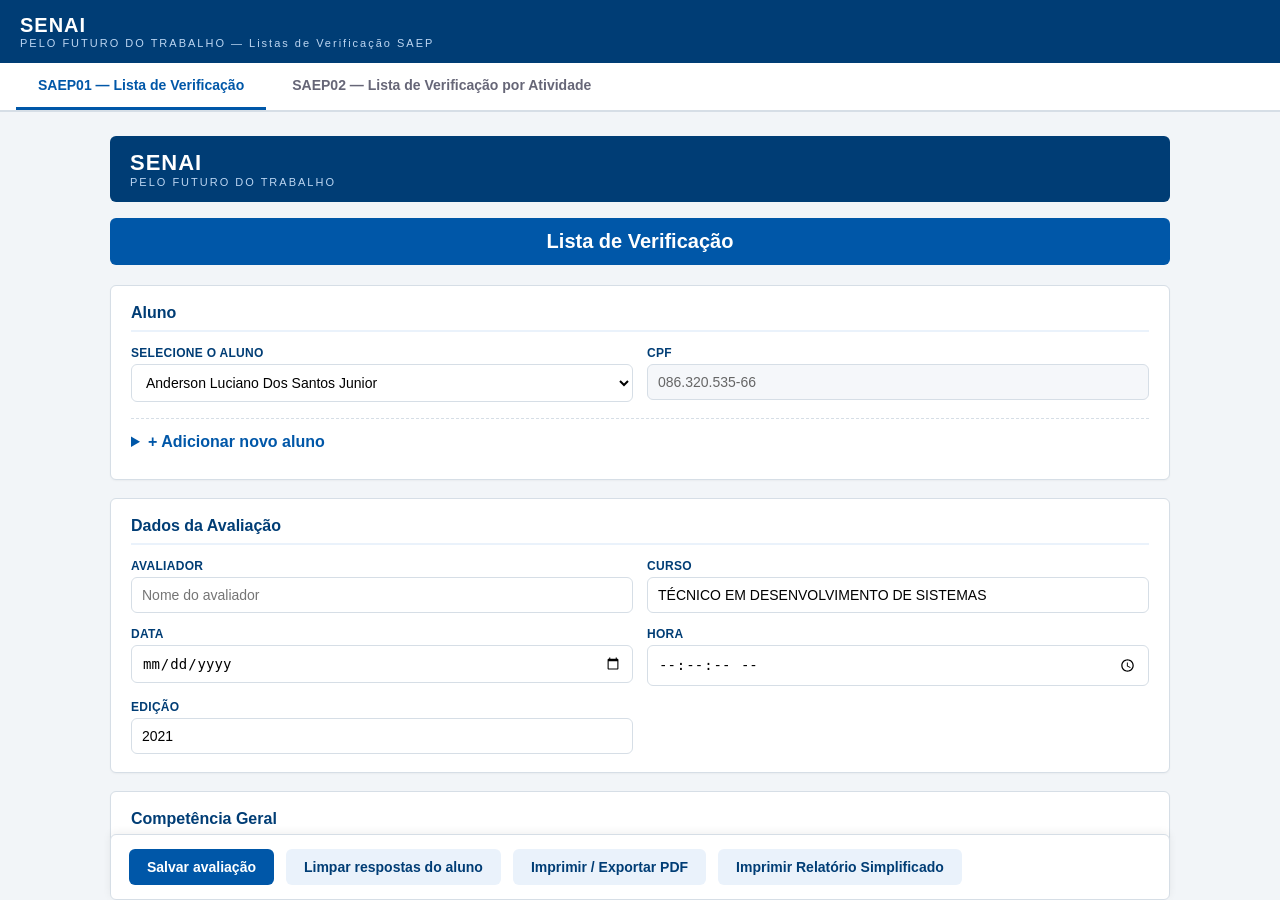
<file: formulario-saep/index.html>
<!DOCTYPE html>
<html lang="pt-BR">
<head>
<meta charset="UTF-8">
<meta name="viewport" content="width=device-width, initial-scale=1.0">
<title>Listas de Verificação SAEP</title>
<style>
  :root {
    --azul-senai: #0057a8;
    --azul-escuro: #003d75;
    --azul-claro: #eaf2fb;
    --cinza-borda: #d6dee6;
  }
  * { box-sizing: border-box; }
  html, body {
    margin: 0;
    height: 100%;
    font-family: "Segoe UI", Arial, Helvetica, sans-serif;
    background: #f2f5f8;
  }
  .app {
    display: flex;
    flex-direction: column;
    height: 100%;
  }
  .topbar {
    background: var(--azul-escuro);
    color: #fff;
    padding: 14px 20px;
  }
  .logo {
    font-size: 20px;
    font-weight: 700;
    letter-spacing: 1px;
  }
  .logo span {
    display: block;
    font-size: 11px;
    font-weight: 400;
    letter-spacing: 2px;
    color: #bcd6f2;
  }
  .abas {
    display: flex;
    gap: 4px;
    background: #fff;
    border-bottom: 2px solid var(--cinza-borda);
    padding: 0 16px;
  }
  .aba {
    border: none;
    background: transparent;
    padding: 14px 22px;
    font-size: 14px;
    font-weight: 700;
    color: #667;
    cursor: pointer;
    border-bottom: 3px solid transparent;
    transition: color 0.15s, border-color 0.15s;
  }
  .aba:hover {
    color: var(--azul-senai);
  }
  .aba.ativa {
    color: var(--azul-senai);
    border-bottom-color: var(--azul-senai);
  }
  .conteudo {
    flex: 1;
    position: relative;
  }
  .conteudo iframe {
    position: absolute;
    inset: 0;
    width: 100%;
    height: 100%;
    border: none;
    display: none;
  }
  .conteudo iframe.ativa {
    display: block;
  }
</style>
</head>
<body>

<div class="app">
  <header class="topbar">
    <div class="logo">SENAI<span>PELO FUTURO DO TRABALHO — Listas de Verificação SAEP</span></div>
  </header>

  <nav class="abas">
    <button type="button" class="aba ativa" data-alvo="frameSaep01">SAEP01 — Lista de Verificação</button>
    <button type="button" class="aba" data-alvo="frameSaep02">SAEP02 — Lista de Verificação por Atividade</button>
  </nav>

  <div class="conteudo">
    <iframe id="frameSaep01" class="ativa" src="saep01/index.html" title="SAEP01"></iframe>
    <iframe id="frameSaep02" src="saep02/index.html" title="SAEP02"></iframe>
  </div>
</div>

<script>
  const abas = document.querySelectorAll(".aba");
  const iframes = document.querySelectorAll(".conteudo iframe");

  abas.forEach(aba => {
    aba.addEventListener("click", () => {
      abas.forEach(a => a.classList.remove("ativa"));
      iframes.forEach(f => f.classList.remove("ativa"));
      aba.classList.add("ativa");
      document.getElementById(aba.dataset.alvo).classList.add("ativa");
    });
  });
</script>

</body>
</html>
</file>
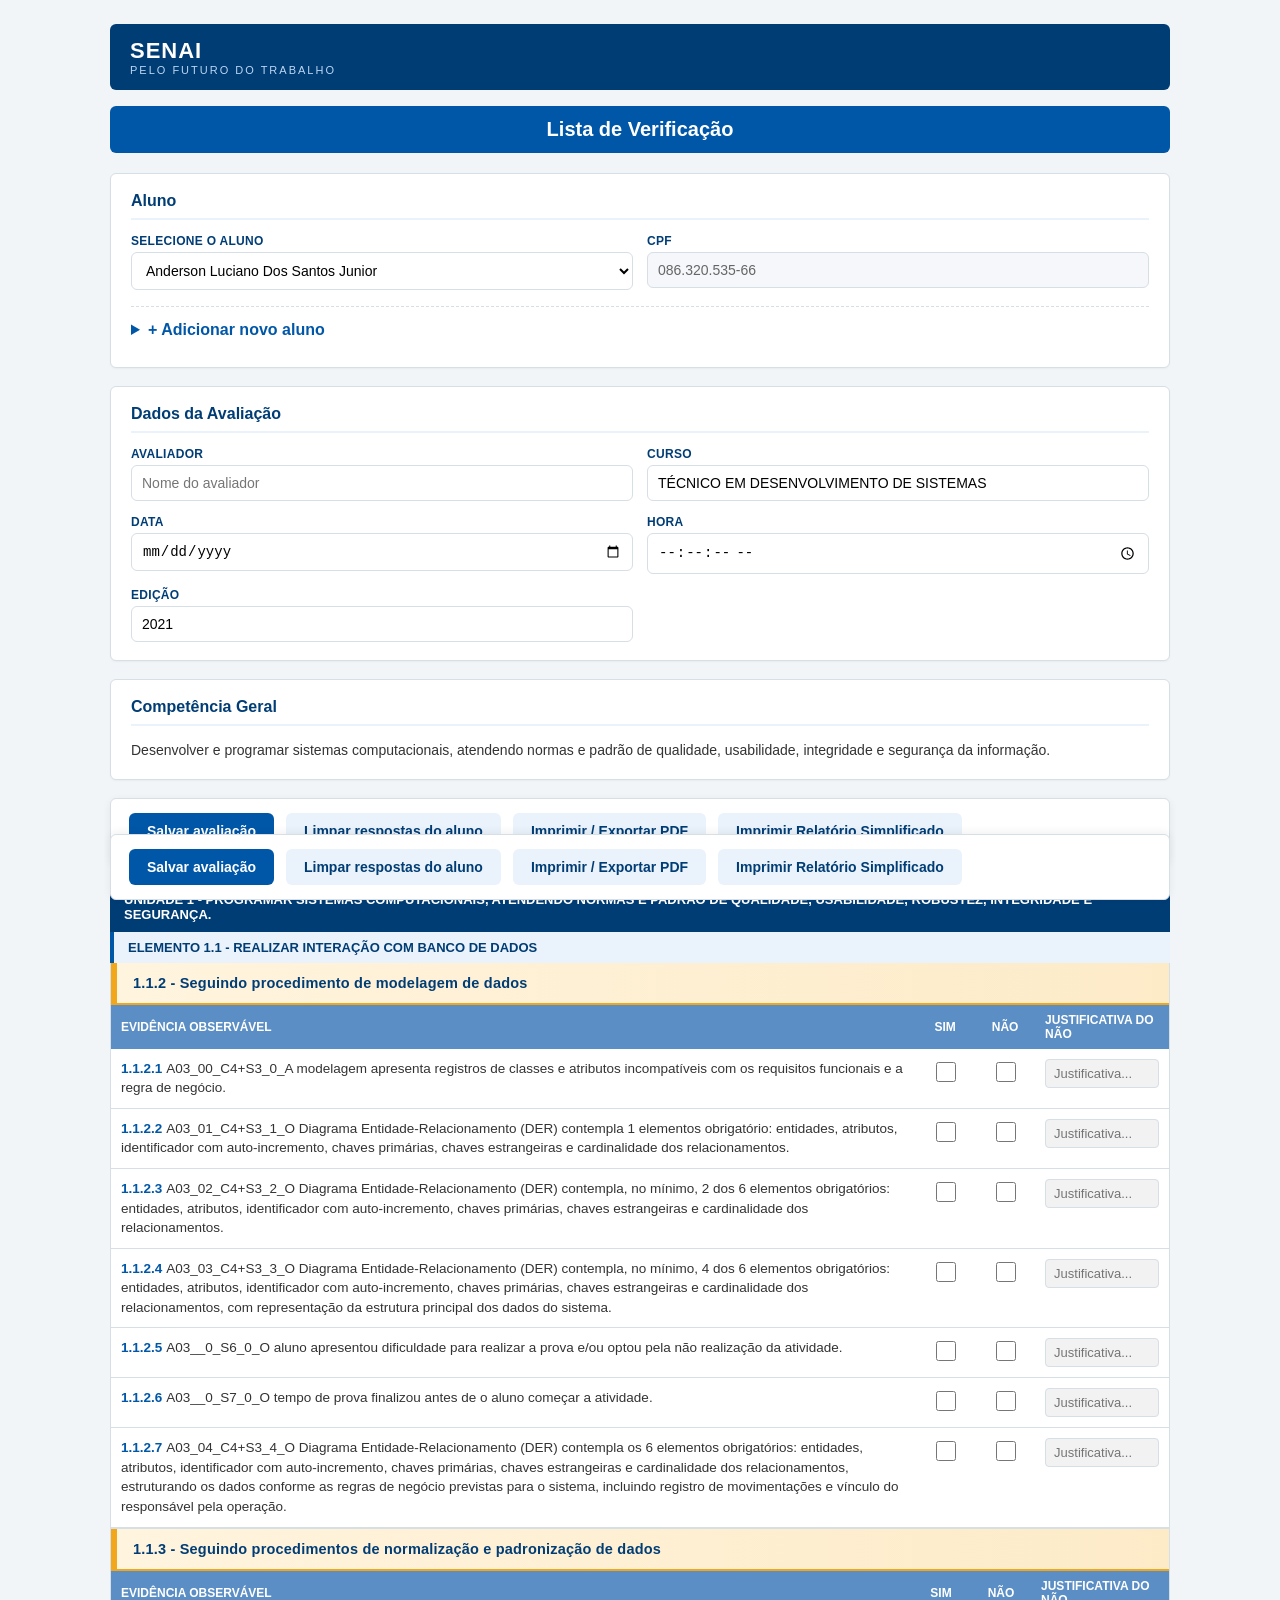
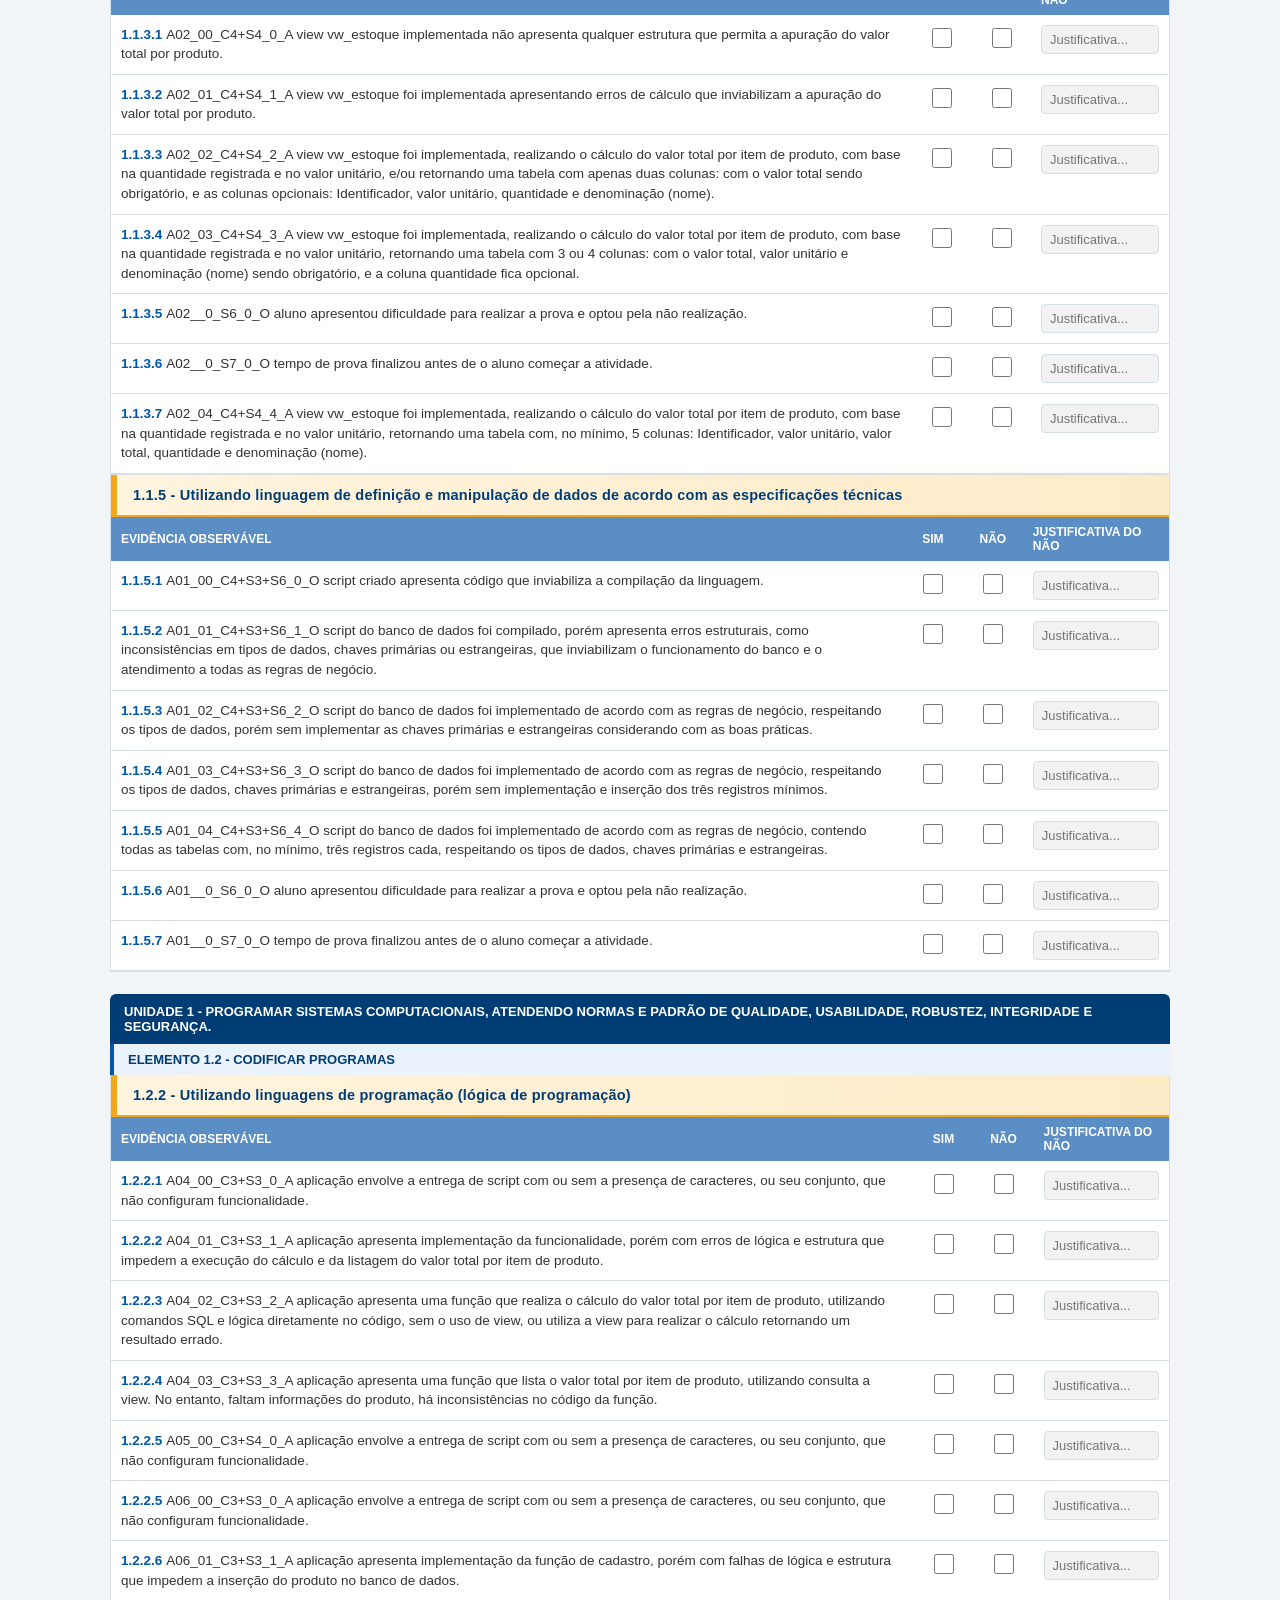
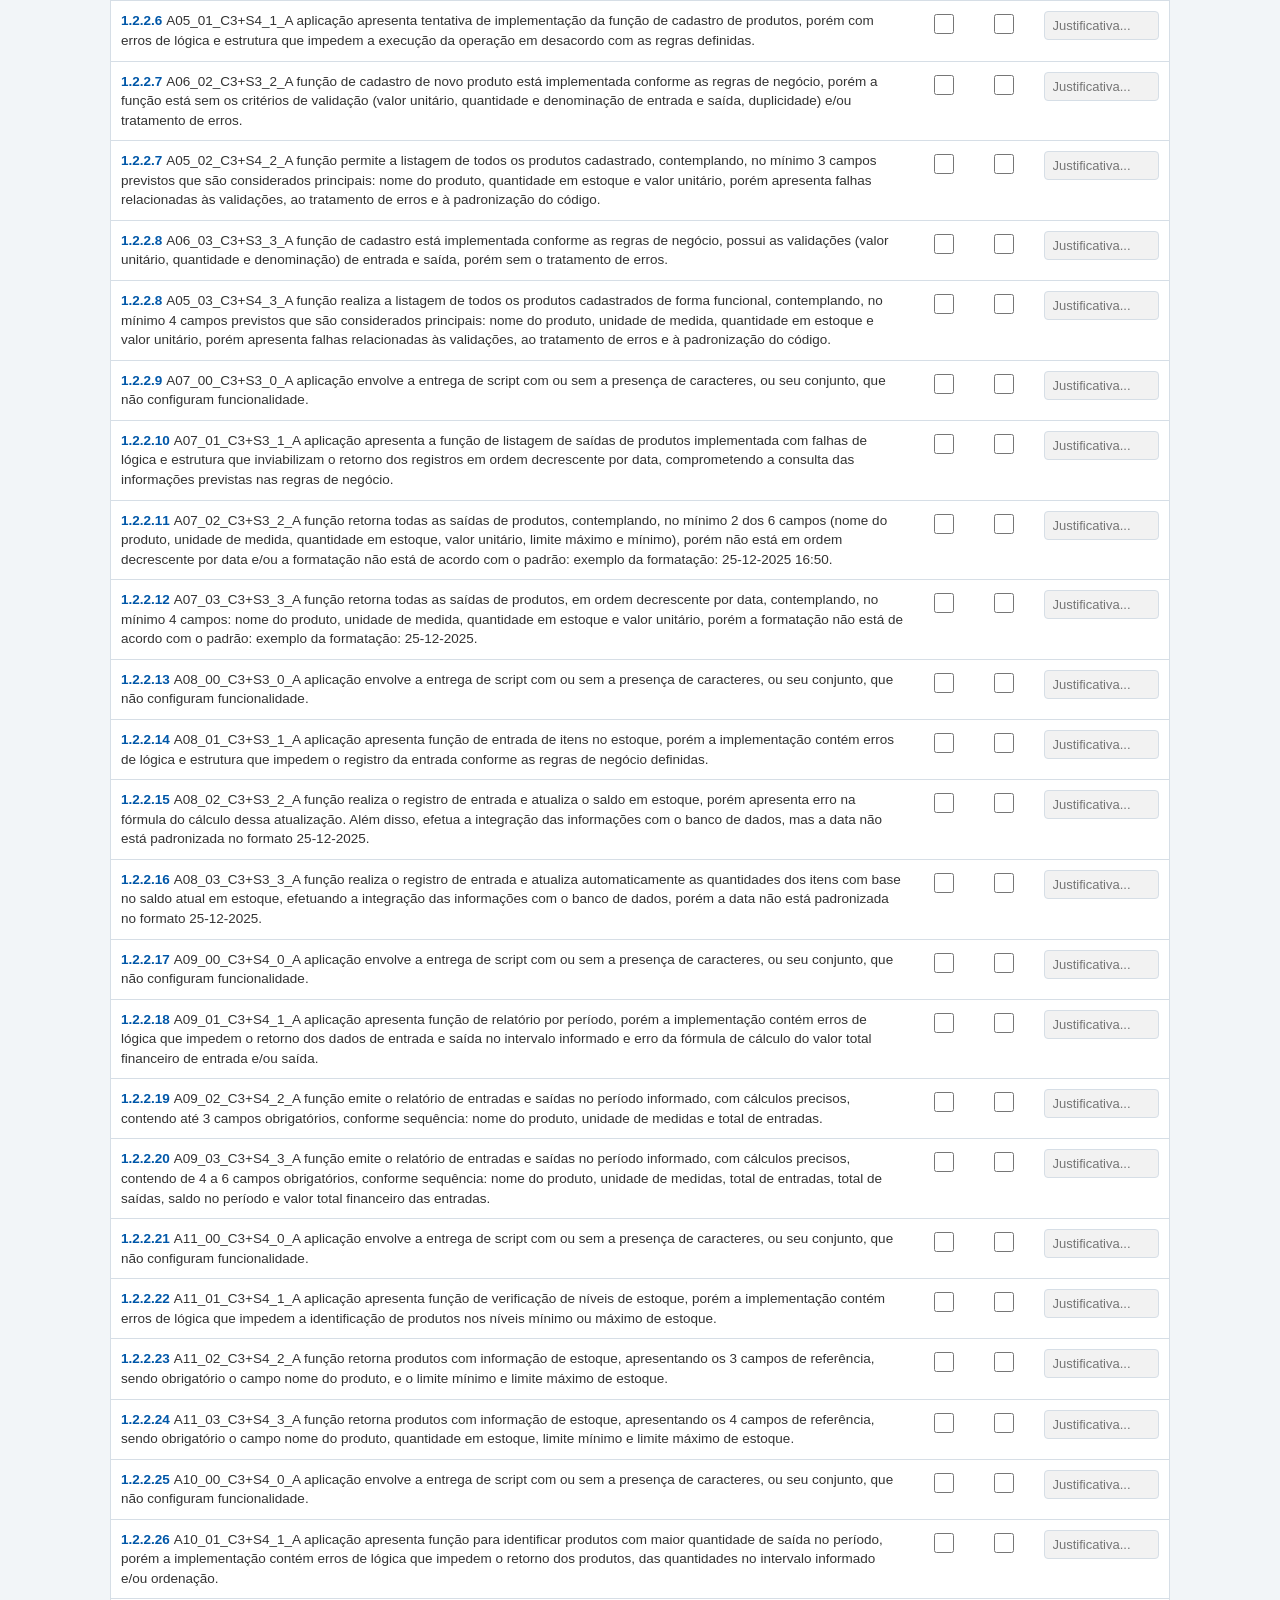
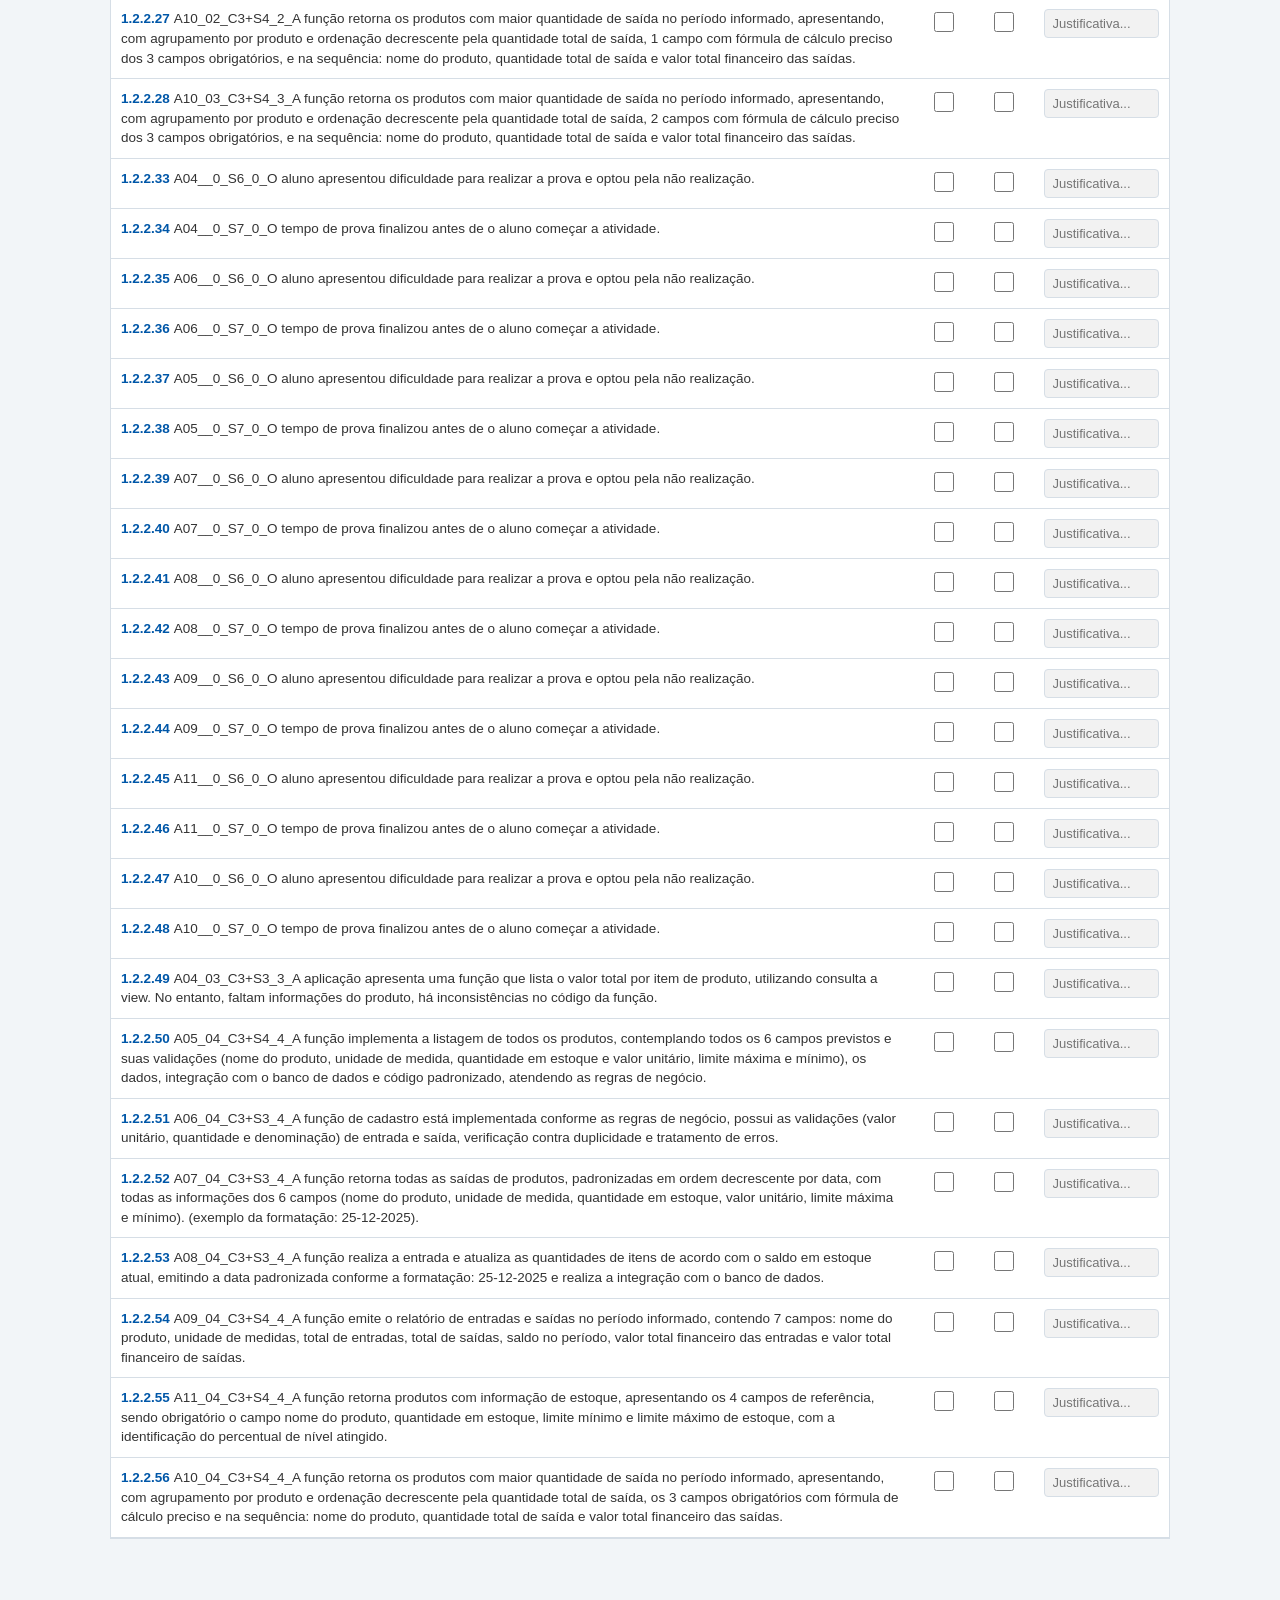
<file: formulario-saep/saep01/index.html>
<!DOCTYPE html>
<html lang="pt-BR">
<head>
<meta charset="UTF-8">
<meta name="viewport" content="width=device-width, initial-scale=1.0">
<title>Lista de Verificação - SAEP01</title>
<link rel="stylesheet" href="style.css">
</head>
<body>

<div class="page">

  <header class="topbar">
    <div class="logo">SENAI<span>PELO FUTURO DO TRABALHO</span></div>
  </header>

  <h1 class="titulo-principal">Lista de Verificação</h1>

  <section class="card">
    <h2>Aluno</h2>
    <div class="grid-2">
      <div class="campo">
        <label for="alunoSelect">Selecione o aluno</label>
        <select id="alunoSelect"></select>
      </div>
      <div class="campo">
        <label for="alunoCpf">CPF</label>
        <input type="text" id="alunoCpf" readonly placeholder="Selecione um aluno...">
      </div>
    </div>

    <details class="novo-aluno">
      <summary>+ Adicionar novo aluno</summary>
      <div class="grid-2">
        <div class="campo">
          <label for="novoAlunoNome">Nome do aluno</label>
          <input type="text" id="novoAlunoNome" placeholder="Ex: Maria da Silva">
        </div>
        <div class="campo">
          <label for="novoAlunoCpf">CPF</label>
          <input type="text" id="novoAlunoCpf" placeholder="000.000.000-00">
        </div>
      </div>
      <div class="acoes-inline">
        <button type="button" id="btnAddAluno" class="btn btn-secundario">Adicionar à lista</button>
        <button type="button" id="btnRemoveAluno" class="btn btn-perigo">Remover aluno selecionado</button>
      </div>
    </details>
  </section>

  <section class="card">
    <h2>Dados da Avaliação</h2>
    <div class="grid-2">
      <div class="campo">
        <label for="avaliador">Avaliador</label>
        <input type="text" id="avaliador" placeholder="Nome do avaliador">
      </div>
      <div class="campo">
        <label for="curso">Curso</label>
        <input type="text" id="curso" value="TÉCNICO EM DESENVOLVIMENTO DE SISTEMAS">
      </div>
      <div class="campo">
        <label for="dataAvaliacao">Data</label>
        <input type="date" id="dataAvaliacao">
      </div>
      <div class="campo">
        <label for="horaAvaliacao">Hora</label>
        <input type="time" id="horaAvaliacao" step="1">
      </div>
      <div class="campo">
        <label for="edicao">Edição</label>
        <input type="text" id="edicao" value="2021">
      </div>
    </div>
  </section>

  <section class="card">
    <h2>Competência Geral</h2>
    <p class="competencia-texto">
      Desenvolver e programar sistemas computacionais, atendendo normas e padrão de qualidade,
      usabilidade, integridade e segurança da informação.
    </p>
  </section>

  <div class="barra-acoes barra-acoes-topo">
    <button type="button" id="btnSalvarTopo" class="btn btn-primario">Salvar avaliação</button>
    <button type="button" id="btnLimparTopo" class="btn btn-secundario">Limpar respostas do aluno</button>
    <button type="button" id="btnImprimirTopo" class="btn btn-secundario">Imprimir / Exportar PDF</button>
    <button type="button" id="btnImprimirSimplesTopo" class="btn btn-secundario">Imprimir Relatório Simplificado</button>
    <span id="statusSalvoTopo" class="status-salvo"></span>
  </div>

  <div id="checklistContainer"></div>

  <div class="barra-acoes">
    <button type="button" id="btnSalvar" class="btn btn-primario">Salvar avaliação</button>
    <button type="button" id="btnLimpar" class="btn btn-secundario">Limpar respostas do aluno</button>
    <button type="button" id="btnImprimir" class="btn btn-secundario">Imprimir / Exportar PDF</button>
    <button type="button" id="btnImprimirSimples" class="btn btn-secundario">Imprimir Relatório Simplificado</button>
    <span id="statusSalvo" class="status-salvo"></span>
  </div>

</div>

<script src="script.js"></script>
</body>
</html>
</file>
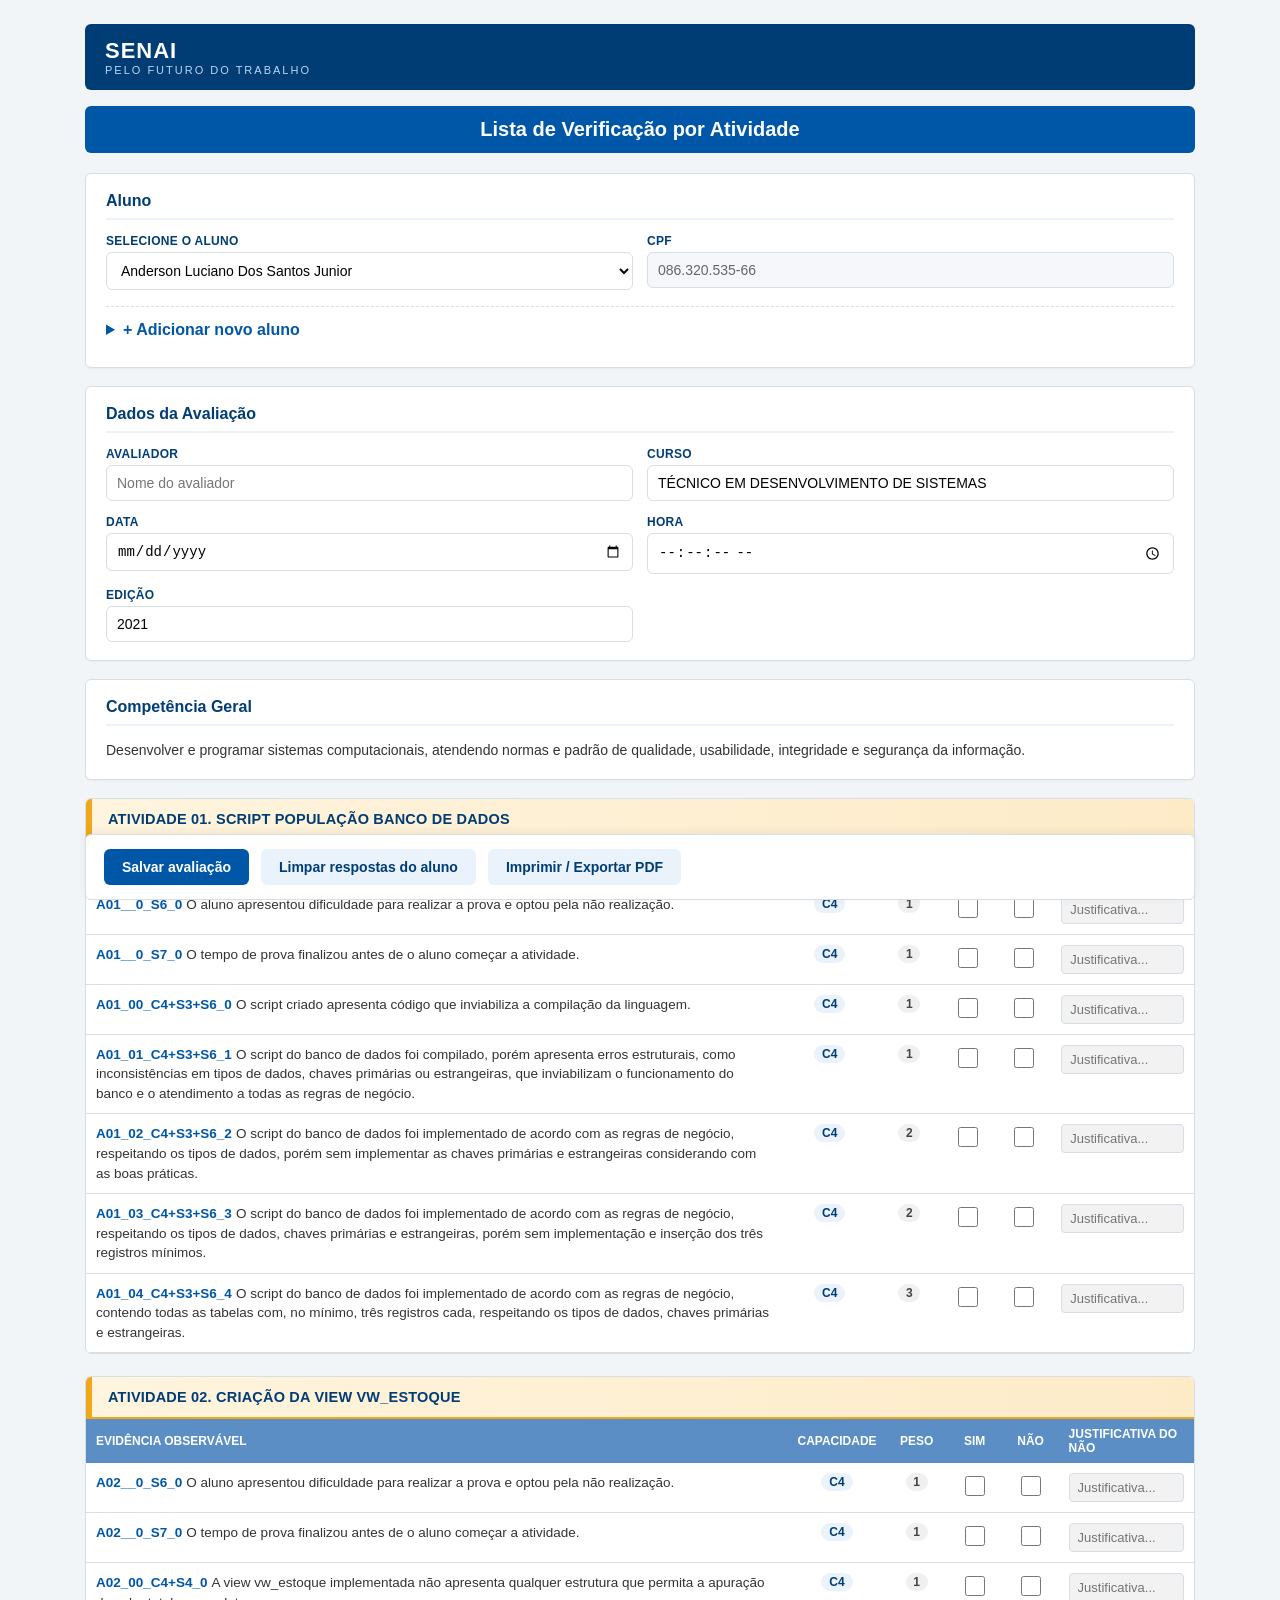
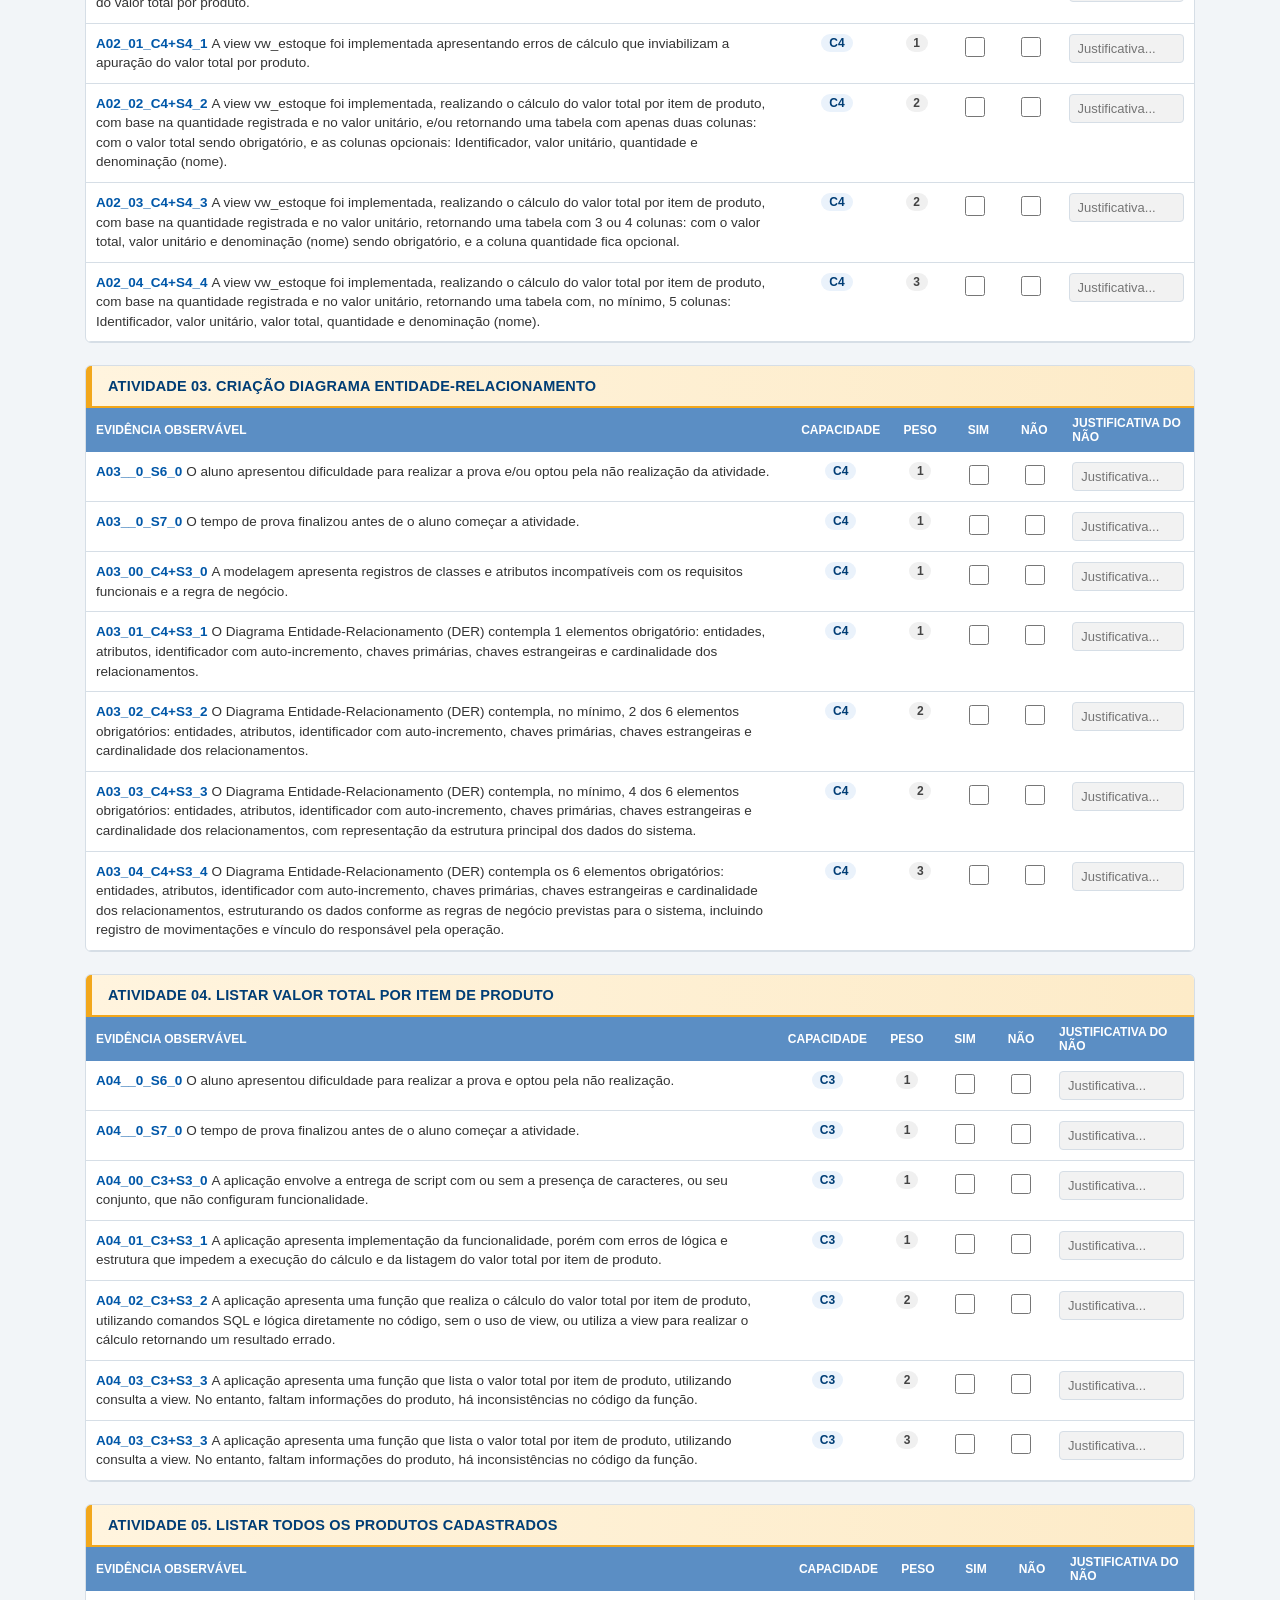
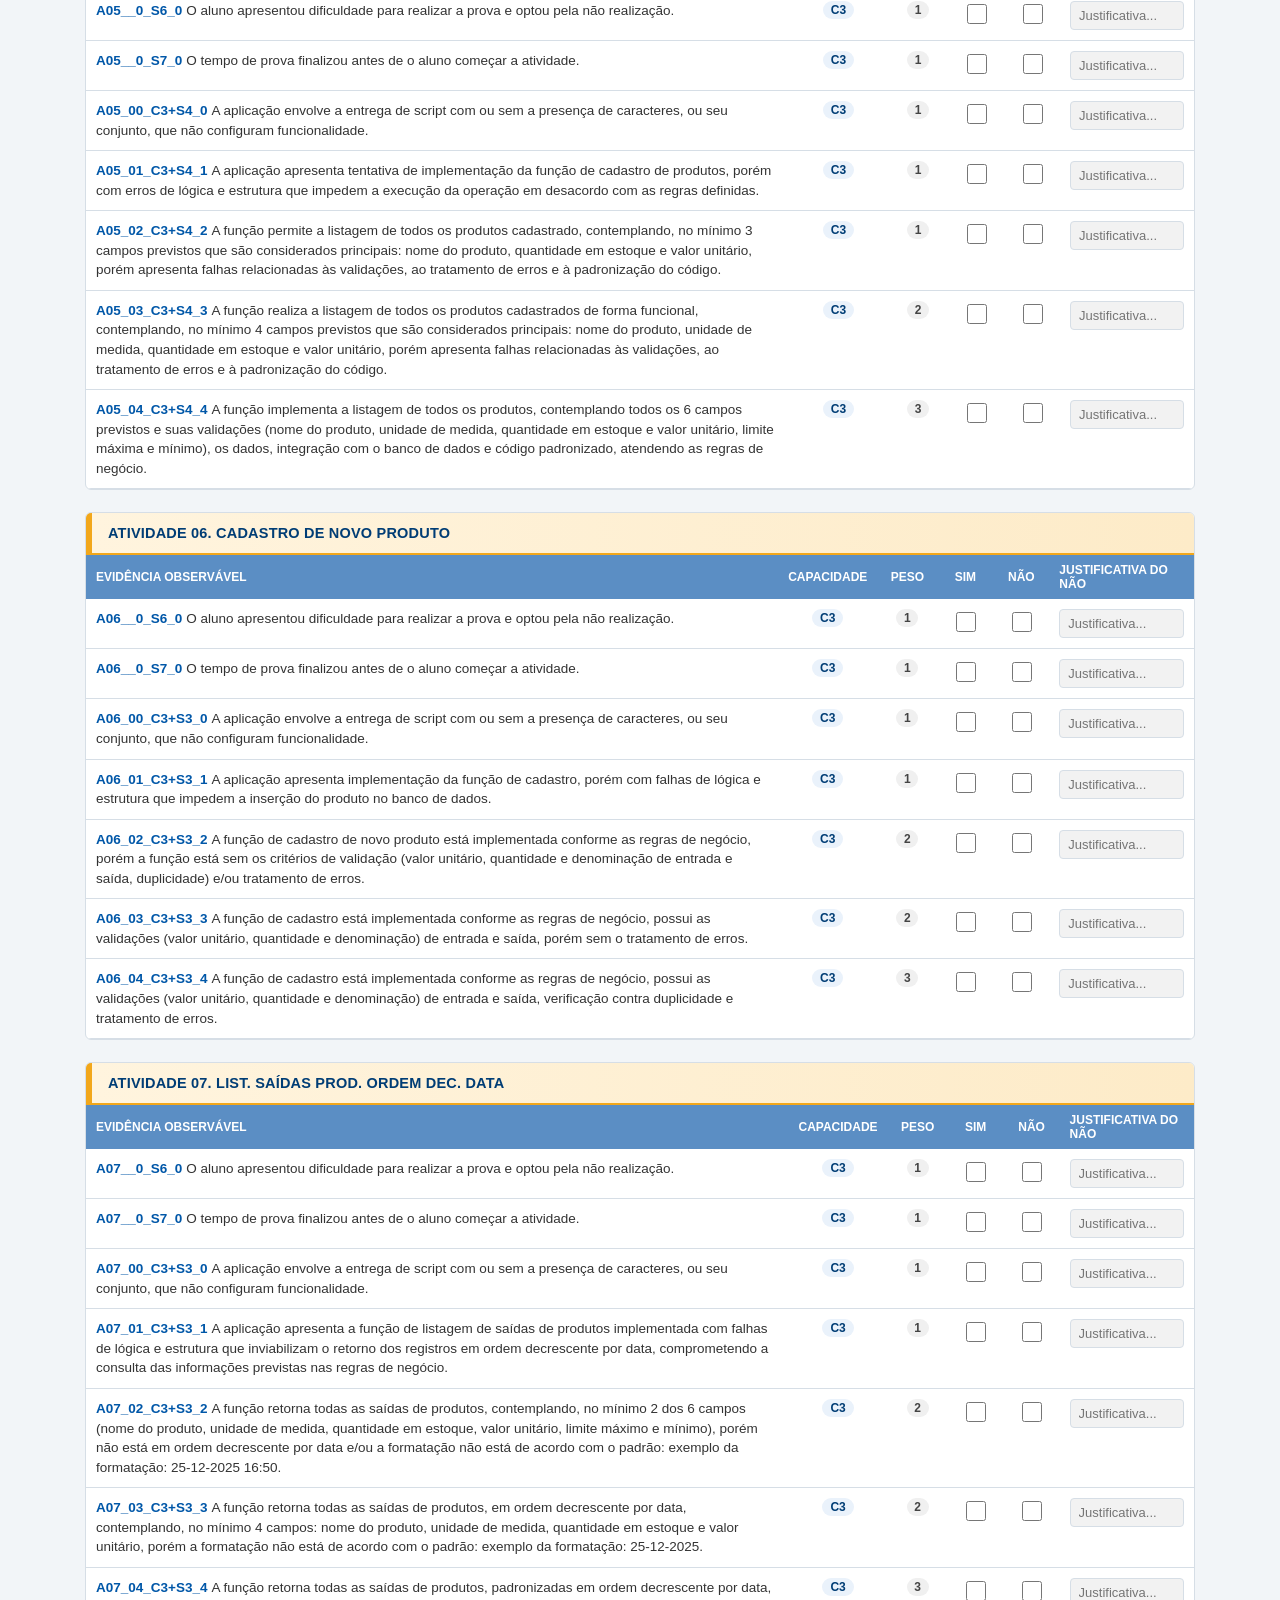
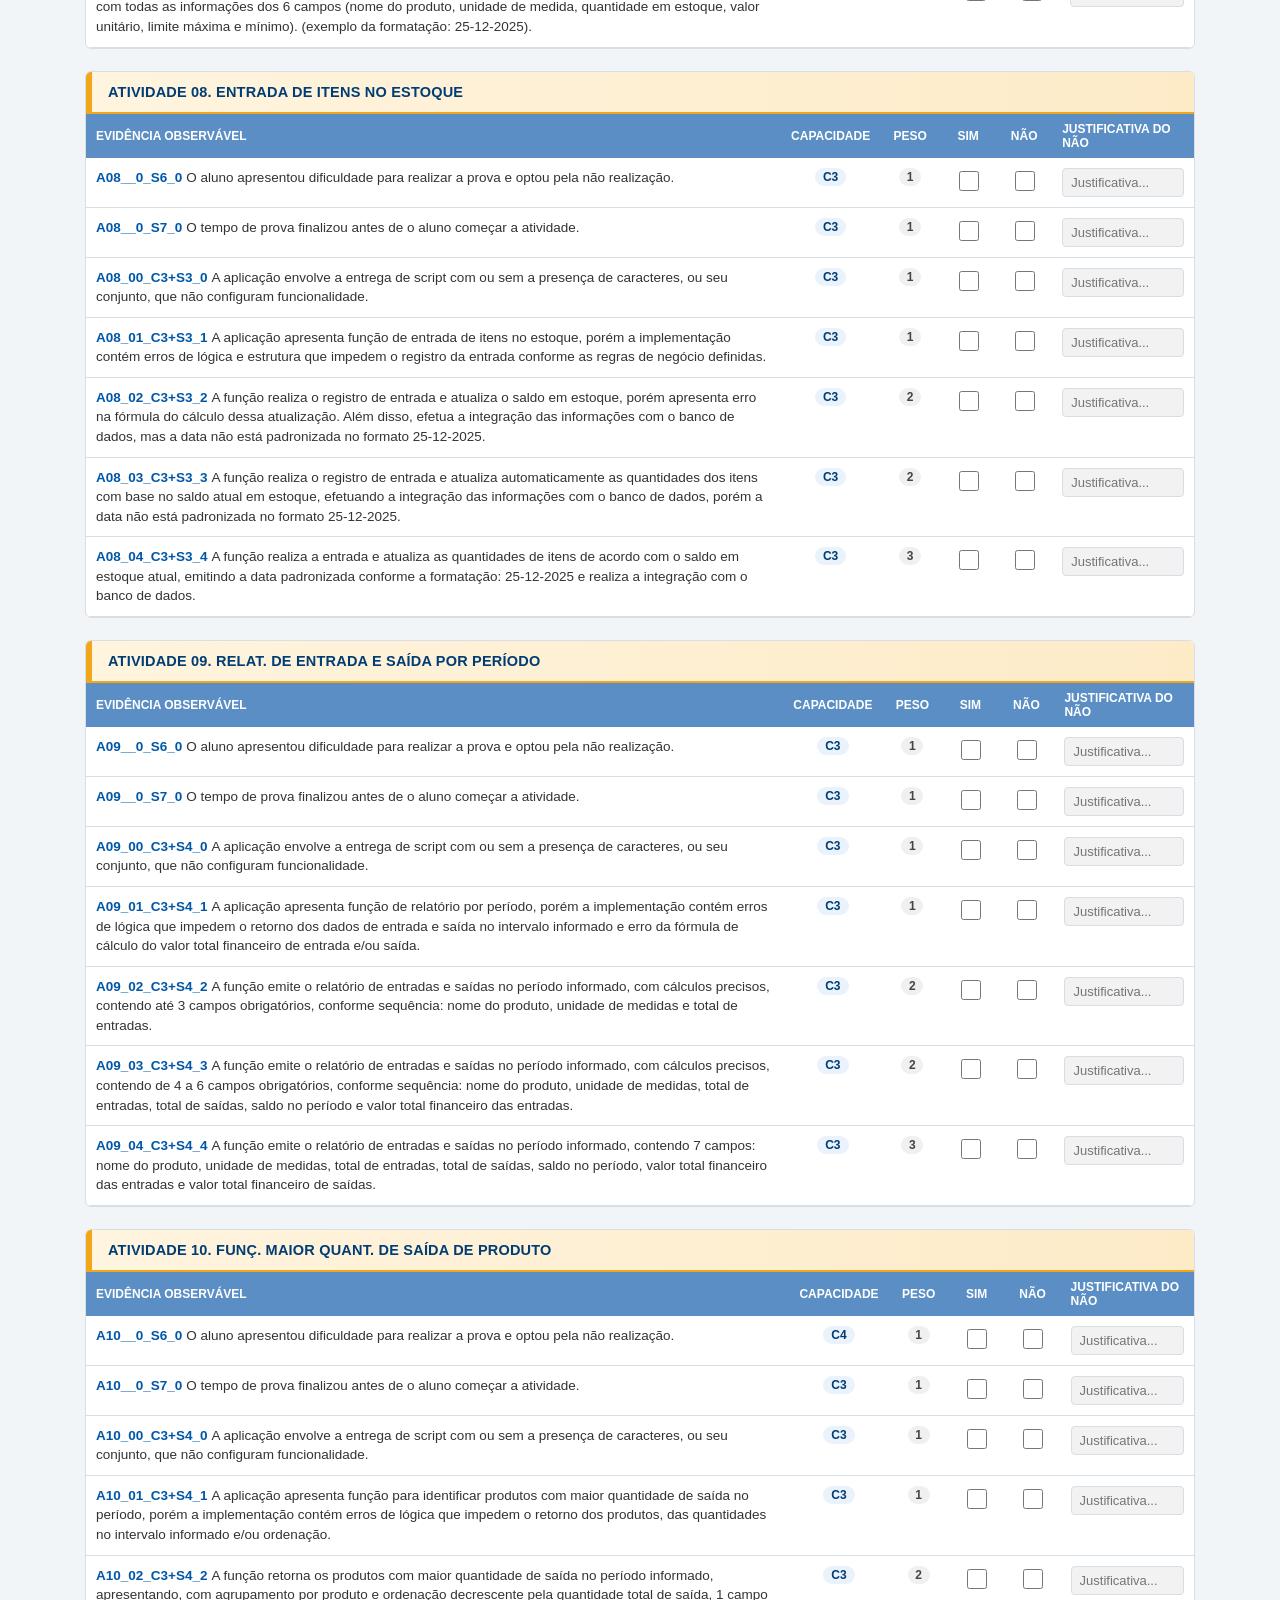
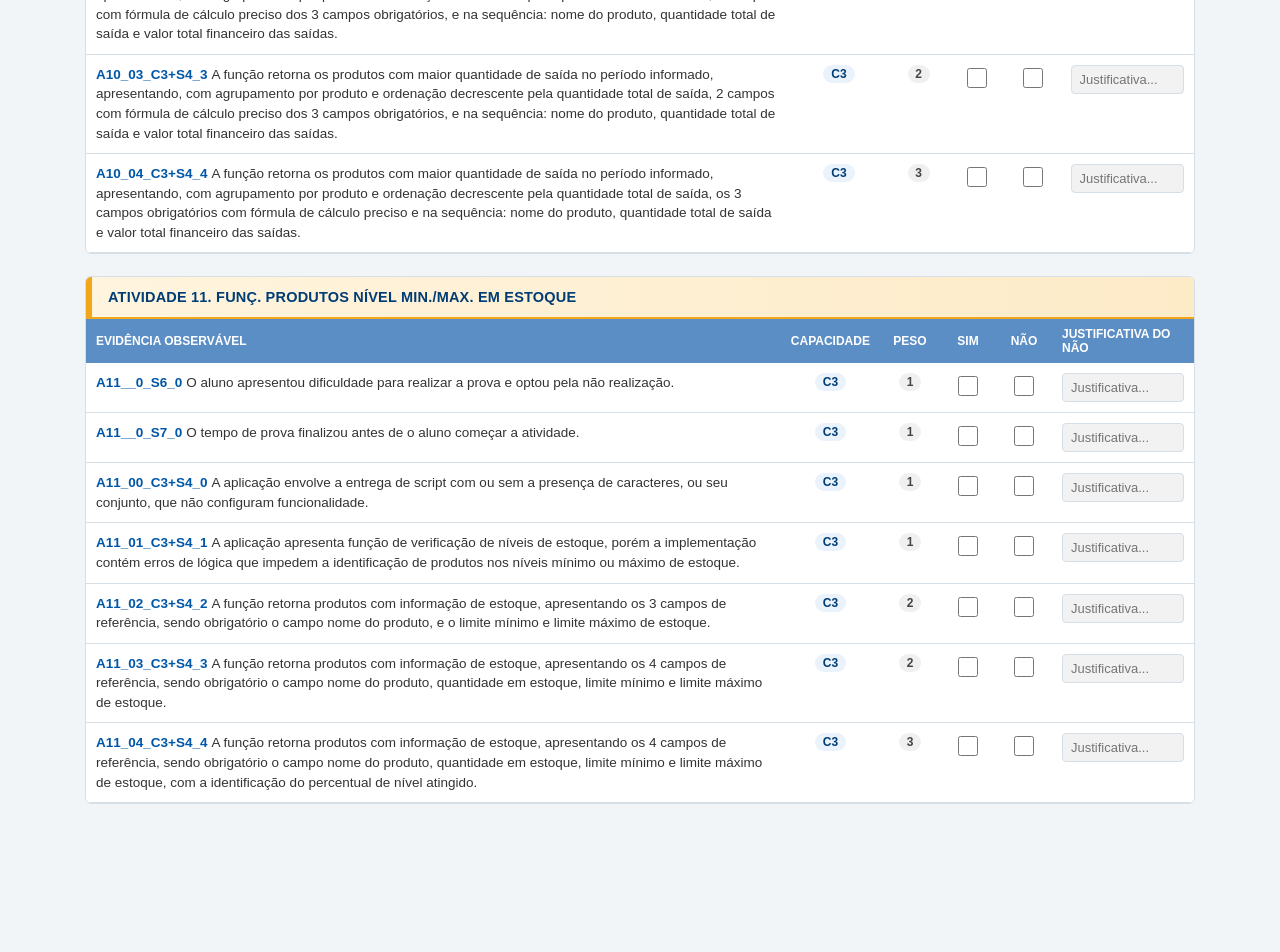
<file: formulario-saep/saep02/index.html>
<!DOCTYPE html>
<html lang="pt-BR">
<head>
<meta charset="UTF-8">
<meta name="viewport" content="width=device-width, initial-scale=1.0">
<title>Lista de Verificação por Atividade - SAEP02</title>
<link rel="stylesheet" href="style.css">
</head>
<body>

<div class="page">

  <header class="topbar">
    <div class="logo">SENAI<span>PELO FUTURO DO TRABALHO</span></div>
  </header>

  <h1 class="titulo-principal">Lista de Verificação por Atividade</h1>

  <section class="card">
    <h2>Aluno</h2>
    <div class="grid-2">
      <div class="campo">
        <label for="alunoSelect">Selecione o aluno</label>
        <select id="alunoSelect"></select>
      </div>
      <div class="campo">
        <label for="alunoCpf">CPF</label>
        <input type="text" id="alunoCpf" readonly placeholder="Selecione um aluno...">
      </div>
    </div>

    <details class="novo-aluno">
      <summary>+ Adicionar novo aluno</summary>
      <div class="grid-2">
        <div class="campo">
          <label for="novoAlunoNome">Nome do aluno</label>
          <input type="text" id="novoAlunoNome" placeholder="Ex: Maria da Silva">
        </div>
        <div class="campo">
          <label for="novoAlunoCpf">CPF</label>
          <input type="text" id="novoAlunoCpf" placeholder="000.000.000-00">
        </div>
      </div>
      <div class="acoes-inline">
        <button type="button" id="btnAddAluno" class="btn btn-secundario">Adicionar à lista</button>
        <button type="button" id="btnRemoveAluno" class="btn btn-perigo">Remover aluno selecionado</button>
      </div>
    </details>
  </section>

  <section class="card">
    <h2>Dados da Avaliação</h2>
    <div class="grid-2">
      <div class="campo">
        <label for="avaliador">Avaliador</label>
        <input type="text" id="avaliador" placeholder="Nome do avaliador">
      </div>
      <div class="campo">
        <label for="curso">Curso</label>
        <input type="text" id="curso" value="TÉCNICO EM DESENVOLVIMENTO DE SISTEMAS">
      </div>
      <div class="campo">
        <label for="dataAvaliacao">Data</label>
        <input type="date" id="dataAvaliacao">
      </div>
      <div class="campo">
        <label for="horaAvaliacao">Hora</label>
        <input type="time" id="horaAvaliacao" step="1">
      </div>
      <div class="campo">
        <label for="edicao">Edição</label>
        <input type="text" id="edicao" value="2021">
      </div>
    </div>
  </section>

  <section class="card">
    <h2>Competência Geral</h2>
    <p class="competencia-texto">
      Desenvolver e programar sistemas computacionais, atendendo normas e padrão de qualidade,
      usabilidade, integridade e segurança da informação.
    </p>
  </section>

  <div id="checklistContainer"></div>

  <div class="barra-acoes">
    <button type="button" id="btnSalvar" class="btn btn-primario">Salvar avaliação</button>
    <button type="button" id="btnLimpar" class="btn btn-secundario">Limpar respostas do aluno</button>
    <button type="button" id="btnImprimir" class="btn btn-secundario">Imprimir / Exportar PDF</button>
    <span id="statusSalvo" class="status-salvo"></span>
  </div>

</div>

<script src="script.js"></script>
</body>
</html>
</file>
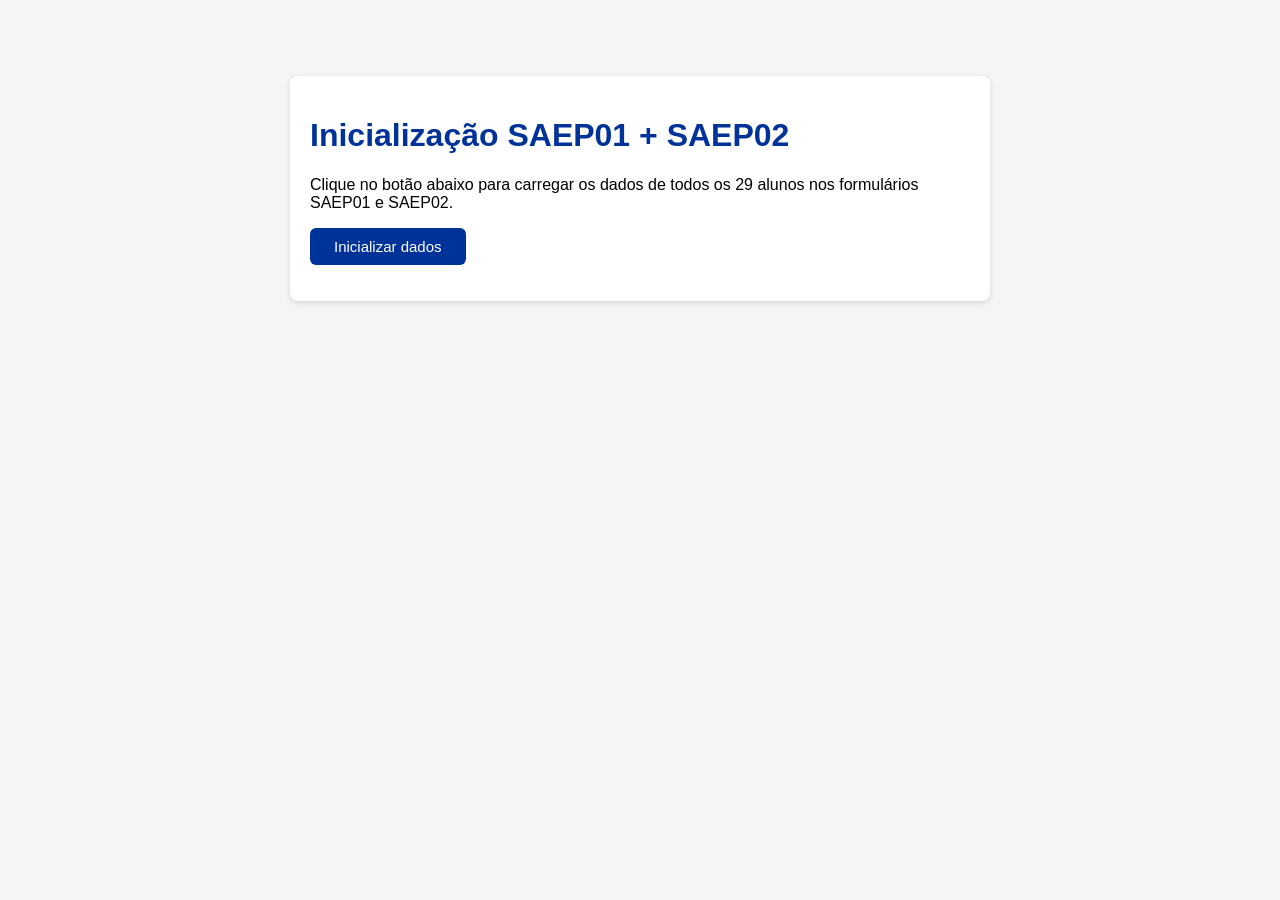
<file: formulario-saep/init-dados.html>
<!DOCTYPE html>
<html lang="pt-BR">
<head>
<meta charset="UTF-8">
<title>Inicializar Dados SAEP</title>
<style>
  body { font-family: Arial, sans-serif; max-width: 700px; margin: 40px auto; padding: 20px; background: #f5f5f5; }
  h1 { color: #003399; }
  .card { background: #fff; border-radius: 8px; padding: 20px; margin: 16px 0; box-shadow: 0 2px 6px rgba(0,0,0,.12); }
  .ok { color: #1a7a1a; font-weight: bold; }
  .btn { display: inline-block; margin-top: 20px; padding: 12px 28px; background: #003399; color: #fff; border-radius: 6px; text-decoration: none; font-size: 16px; }
  .btn:hover { background: #0044cc; }
  ul { margin: 8px 0; padding-left: 20px; line-height: 1.7; }
</style>
</head>
<body>
<div class="card">
  <h1>Inicialização SAEP01 + SAEP02</h1>
  <p>Clique no botão abaixo para carregar os dados de todos os 29 alunos nos formulários SAEP01 e SAEP02.</p>
  <button onclick="inicializar()" style="padding:10px 24px;background:#003399;color:#fff;border:none;border-radius:6px;font-size:15px;cursor:pointer;">Inicializar dados</button>
  <div id="resultado" style="margin-top:16px;"></div>
</div>

<script>
// -----------------------------------------------------------------------
// SAEP01 — mapeamento (atividade, nivel) → (u, g, i)
// Estrutura da CHECKLIST01: u0g0=A03, u0g1=A02, u0g2=A01, u1g0=A04-A11+A10 (56 itens)
// -----------------------------------------------------------------------
const SAEP01_ACTS = [
  { ai:0,  u:0, g:2, map: {0:0, 1:1, 2:2, 3:3, 4:4, "S6":5, "S7":6} },         // A01
  { ai:1,  u:0, g:1, map: {0:0, 1:1, 2:2, 3:3, "S6":4, "S7":5, 4:6} },          // A02
  { ai:2,  u:0, g:0, map: {0:0, 1:1, 2:2, 3:3, "S6":4, "S7":5, 4:6} },          // A03
  { ai:3,  u:1, g:0, map: {0:0, 1:1, 2:2, 3:3, "S6":32, "S7":33, 4:48} },       // A04 (sem nível 4 real; i48 é o teto disponível)
  { ai:4,  u:1, g:0, map: {0:4, 1:7, 2:9, 3:11, "S6":36, "S7":37, 4:49} },      // A05
  { ai:5,  u:1, g:0, map: {0:5, 1:6, 2:8, 3:10, "S6":34, "S7":35, 4:50} },      // A06
  { ai:6,  u:1, g:0, map: {0:12, 1:13, 2:14, 3:15, "S6":38, "S7":39, 4:51} },   // A07
  { ai:7,  u:1, g:0, map: {0:16, 1:17, 2:18, 3:19, "S6":40, "S7":41, 4:52} },   // A08
  { ai:8,  u:1, g:0, map: {0:20, 1:21, 2:22, 3:23, "S6":42, "S7":43, 4:53} },   // A09
  { ai:9,  u:1, g:0, map: {0:28, 1:29, 2:30, 3:31, "S6":46, "S7":47, 4:55} },   // A10
  { ai:10, u:1, g:0, map: {0:24, 1:25, 2:26, 3:27, "S6":44, "S7":45, 4:54} },   // A11
];

function gerarRespostas01(a) {
  const r = {};
  SAEP01_ACTS.forEach(act => {
    const [nivel, just] = a[act.ai];
    const nivelNum = (nivel !== "S6" && nivel !== "S7") ? Number(nivel) : null;

    Object.entries(act.map).forEach(([k, i]) => {
      const key = `u${act.u}_g${act.g}_i${i}`;

      // Itens S6/S7 ("não realizou" / "tempo esgotado"): sempre Não, sem justificativa
      if (k === "S6" || k === "S7") {
        r[key] = { sim: false, nao: true, justificativa: "" };
        return;
      }

      if (nivelNum === null) {
        // Aluno não realizou a atividade: todos os itens de nível ficam Não
        r[key] = { sim: false, nao: true, justificativa: "Procedimento não localizado" };
      } else {
        const kN = Number(k);
        if (kN === nivelNum) {
          r[key] = { sim: true, nao: false, justificativa: "" };
        } else if (kN < nivelNum) {
          r[key] = { sim: false, nao: true, justificativa: "Nível inferior ao alcançado pelo aluno" };
        } else {
          r[key] = { sim: false, nao: true, justificativa: just };
        }
      }
    });
  });
  return r;
}

// -----------------------------------------------------------------------
// SAEP02 — Mapeamento nivel → índice do item que recebe "Sim" (0-6)
// -----------------------------------------------------------------------
function simIdx(nivel) {
  if (nivel === "S6") return 0;
  if (nivel === "S7") return 1;
  if (nivel === 0)   return 2;
  if (nivel === 1)   return 3;
  if (nivel === 2)   return 4;
  if (nivel === 3)   return 5;
  if (nivel === 4)   return 6;
  return 0;
}

function gerarRespostas(a) {
  const r = {};
  a.forEach(([nivel, just], ai) => {
    // i0 (S6) e i1 (S7): sempre Não, sem justificativa
    r[`a${ai}_i0`] = { sim: false, nao: true, justificativa: "" };
    r[`a${ai}_i1`] = { sim: false, nao: true, justificativa: "" };

    if (nivel === "S6" || nivel === "S7") {
      // Atividade não realizada
      for (let i = 2; i <= 6; i++) {
        r[`a${ai}_i${i}`] = { sim: false, nao: true, justificativa: "Procedimento não localizado" };
      }
    } else {
      const si = simIdx(nivel); // i2-i6
      for (let i = 2; i <= 6; i++) {
        if (i === si) {
          r[`a${ai}_i${i}`] = { sim: true, nao: false, justificativa: "" };
        } else if (i < si) {
          r[`a${ai}_i${i}`] = { sim: false, nao: true, justificativa: "Nível inferior ao alcançado pelo aluno" };
        } else {
          r[`a${ai}_i${i}`] = { sim: false, nao: true, justificativa: just };
        }
      }
    }
  });
  return r;
}

// -----------------------------------------------------------------------
// Dados dos alunos  [nivel, justificativa] para A01..A11
// -----------------------------------------------------------------------
const META = {
  avaliador: "Linaldo da Exaltacao Santos",
  curso: "TÉCNICO EM DESENVOLVIMENTO DE SISTEMAS",
  data: "2026-06-30",
  hora: "08:00",
  edicao: "2021"
};

const ALUNOS = [
  {
    nome: "Anderson Luciano Dos Santos Junior",
    cpf: "086.320.535-66",
    a: [
      ["S6","O arquivo script_banco.sql está vazio. Não foi submetido nenhum script SQL funcional."],
      ["S6","Nenhuma view vw_estoque foi criada. O main.py calcula valor total via SQL embutido sem uso de view."],
      ["S6","Arquivo .brM3 presente mas não legível; SQL vazio impossibilita inferência de DER."],
      [2,"Função valor_total_categoria() usa SQL direto sem usar view vw_estoque."],
      [3,"Função listar_produtos() retorna 6 campos via SQL. Faltam limite_min e limite_max."],
      [3,"Função cadastrar_produto() valida quantidade e valor_unitário. Falta verificação de duplicidade e try/except."],
      [3,"Função listar_saidas() ordena por data_saida DESC com 4 campos. Data não formatada como DD-MM-YYYY."],
      [3,"Função registrar_entrada() insere e atualiza saldo. Data em AAAA-MM-DD, sem conversão para DD-MM-YYYY."],
      [4,"Função movimentacoes_periodo() retorna 7 campos completos com filtro por período."],
      [4,"Função maior_volume_saida() retorna 3 campos obrigatórios, agrupado e ordenado por total_saida DESC."],
      [2,"Função estoque_minimo_maximo() retorna apenas nome e quantidade (2 campos). Faltam limite_min e limite_max. Limites hardcoded."]
    ]
  },
  {
    nome: "Cauã Costa Sena",
    cpf: "000.000.002-02",
    a: [
      [4,"Script SQL completo com 4 tabelas, PKs e FKs com ENGINE InnoDB. Mínimo de 3 registros por tabela."],
      [4,"View vw_estoque retorna 6 colunas incluindo usuario_responsavel. Cálculo correto."],
      [3,"Arquivo .brM3 presente mas não legível. SQL evidencia 4+ dos 6 elementos. Cardinalidade não verificável."],
      ["S6","Controllers (EstoqueController, MovimentacaoController, ProdutoController) estão todos vazios."],
      [2,"AlmoxarifadoService.listarProdutos() existe mas ProdutoController está vazio — não exposta via API."],
      [3,"ProdutoService.cadastrar() valida valorUnitario, quantidade, categoria. Sem verificação de duplicidade."],
      ["S6","MovimentacaoController e MovimentacaoService estão completamente vazios."],
      [3,"AlmoxarifadoService.registrarMovimentacao() registra e atualiza saldo. Sem formatação DD-MM-YYYY."],
      ["S6","Nenhuma função de relatório por período foi implementada em nenhum service ou controller."],
      ["S6","Nenhuma função de produtos com maior volume de saída foi implementada."],
      ["S6","Nenhuma função de produtos em nível mínimo/máximo. Entidade Produto sem campos limite_min/limite_max."]
    ]
  },
  {
    nome: "Cauã Santos Silva",
    cpf: "000.000.003-03",
    a: [
      [3,"Script com 5 tabelas, PKs e FKs com CASCADE. Porém sem INSERT de dados e sem campos limite_min/limite_max."],
      ["S6","Nenhuma view vw_estoque foi criada no script SQL ou em qualquer arquivo do projeto."],
      [3,"Arquivo .brM3 presente mas não legível. SQL demonstra entidades, atributos, PKs e FKs. Inferindo 4+ dos 6 elementos."],
      ["S6","ProdutoService tem apenas cadastrarProduto() e listarTodos(). Sem função de valor total por categoria."],
      [2,"ProdutoService.listarTodos() delega a produtoRepository.findAll(). A entidade Produto.java está vazia (sem campos)."],
      [3,"ProdutoService.cadastrarProduto() valida categoria, quantidade >= 0 e valorUnitario > 0. Falta duplicidade."],
      ["S6","Nenhuma função de listar saídas foi implementada."],
      ["S6","Nenhuma função de registrar entrada foi implementada."],
      ["S6","Nenhuma função de relatório por período foi implementada."],
      ["S6","Nenhuma função de maior volume de saída foi implementada."],
      ["S6","Nenhuma função de produtos em limite mínimo/máximo foi implementada."]
    ]
  },
  {
    nome: "Davi Asafe Falcão Guimarães",
    cpf: "000.000.004-04",
    a: [
      [3,"Script com 3 tabelas, PKs e FKs, 3+ registros. Porém faltam campos limite_min, limite_max e unidade_medida. Sem view."],
      ["S6","Nenhuma view vw_estoque foi criada no script SQL ou no código Python."],
      ["S6","Não há arquivo .brM3 nem imagem de diagrama ER. Arquivos .png são capturas de tela do sistema."],
      [2,"Função valor_total_categoria() calcula quantidade*valor_unitario visualmente sem GROUP BY SQL por categoria."],
      [2,"Função listar_produtos() usa SELECT * FROM produtos. Retorna 5 campos. Faltam unidade_medida, limite_min e limite_max."],
      [3,"Função cadastrar_produto() valida nome, categoria, quantidade >= 0 (try/except) e valor > 0. Falta verificação de duplicidade."],
      [3,"Função listar_saidas() filtra SAIDA e ordena por datetime DESC. Data no formato DD/MM/YYYY HH:MM, não DD-MM-YYYY."],
      [3,"Função entrada_produto() atualiza estoque e insere movimentação. Data formatada como DD/MM/YYYY HH:MM, não DD-MM-YYYY."],
      ["S6","Não há função de relatório de entradas e saídas por período."],
      ["S6","Não há função de produtos com maior volume de saída por período."],
      ["S6","Não há função de produtos em nível mínimo/máximo. Tabela de produtos sem campos limite_min e limite_max."]
    ]
  },
  {
    nome: "David Oliveira dos Santos Caldas",
    cpf: "000.000.005-05",
    a: [
      [4,"Script completo: 5 tabelas com Estoque_Minimo DEFAULT 0, Estoque_Maximo DEFAULT 100, CHECK constraints, PKs, FKs, 3+ registros."],
      [4,"View vw_estoque retorna 7 campos incluindo Id_Produto, Produto, Categoria, Unidade_Medida, Quantidade, Valor_Unitario, Valor_Total_Item."],
      [3,"Sem arquivo .brM3 nem imagem de DER. SQL evidencia estrutura robusta com 4+ elementos. Cardinalidade não verificável."],
      [4,"RelatorioDAO.valorTotalPorCategoria() usa a view vw_estoque: SELECT Categoria, SUM(Valor_Total_Item) FROM vw_estoque GROUP BY Categoria."],
      [4,"ProdutoDAO.listarTodos() retorna 6 campos via JOIN: Id_Produto, Nome, Unidade_Medida, Quantidade, Valor_Unitario, Categoria."],
      [4,"ProdutoDAO.cadastrar() chama validarProduto() e verifica se categoria existe. Inclui tratamento de erros (IllegalArgumentException)."],
      [3,"RelatorioDAO.listarSaidasDecrescente() usa WHERE Tipo='S' ORDER BY Data_Movimentacao DESC. Retorna 5 campos. Data via rs.getDate() sem formatação DD-MM-YYYY."],
      [3,"MovimentacaoDAO registra em transação, valida saldo e estoque máximo. Data inserida como Date.valueOf() (AAAA-MM-DD). Sem formato DD-MM-YYYY."],
      [4,"RelatorioDAO.movimentacoesPeriodo() retorna 7 campos: Produto, Unidade_Medida, Entradas, Saidas, SaldoPeriodo, ValorEntradas, ValorSaidas."],
      [4,"RelatorioDAO.maioresSaidasPeriodo() retorna 3 campos: Produto, QtdSaida (SUM), ValorSaidas. Filtro por tipo='S' e período. Ordenado DESC."],
      [4,"RelatorioDAO.produtosLimites() retorna 5 campos incluindo Percentual ((Quantidade/Estoque_Maximo)*100). Filtra WHERE Qtd<=Min OR Qtd>=Max."]
    ]
  },
  {
    nome: "Eric Felix de Almaço Parente",
    cpf: "000.000.006-06",
    a: [
      [3,"Script com tabelas categoria, produto, movimentacao, PKs e FKs, 3 registros por tabela. Porém sem campos limite_min e limite_max e sem view."],
      ["S6","Nenhuma view vw_estoque foi criada em nenhum dos 4 arquivos SQL submetidos."],
      [3,"Arquivos .brM3 presentes mas não legíveis. SQL evidencia entidades, atributos, AUTO_INCREMENT, PKs e FKs nomeadas. Inferindo 4 dos 6 elementos."],
      ["S6","Sem backend de código. Nenhuma função de valor total por categoria implementada."],
      ["S6","Sem backend de código. Nenhuma função de listagem de produtos implementada."],
      ["S6","Sem backend de código. Nenhuma função de cadastro de produto implementada."],
      ["S6","Sem backend de código. Nenhuma função de listar saídas implementada."],
      ["S6","Sem backend de código. Nenhuma função de registrar entrada implementada."],
      ["S6","Sem backend de código. Nenhuma função de relatório por período implementada."],
      ["S6","Sem backend de código. Nenhuma função de maior volume de saída implementada."],
      ["S6","Sem backend de código. Tabela produto sem campos limite_min/limite_max."]
    ]
  },
  {
    nome: "Filipe Cauã da Silva Souza",
    cpf: "000.000.007-07",
    a: [
      [0,"O arquivo saep.sql contém apenas CREATE DATABASE e USE estoque, sem nenhuma tabela, FK ou dados."],
      ["S6","Nenhum CREATE VIEW encontrado em nenhum arquivo. O Python referencia vw_estoque mas a view não foi criada no banco."],
      [3,"Submeteu dois arquivos .brM3. Pelo código Python, contempla entidades, atributos, PKs, FKs e relacionamentos — provável 4+ dos 6 elementos."],
      ["S6","Nenhuma função de listagem de valor total por categoria foi implementada no Python."],
      [3,"Função listar_produtos() seleciona 6 campos (id_produto, nome, unidade_medida, quantidade, valor_unitario, id_categoria)."],
      [2,"Função cadastrar_produto() insere dados corretamente, mas sem nenhuma validação de campos, duplicidade ou tratamento de erros."],
      [2,"Função listar_movimentacoes() usa ORDER BY data_movimentacao DESC mas retorna TODAS as movimentações, não apenas saídas."],
      [3,"registrar_entrada() insere e atualiza saldo (UPDATE quantidade = quantidade + X). Data com date.today() em ISO, sem conversão para DD-MM-YYYY."],
      ["S6","Nenhuma função de relatório por período (data_inicial/data_final) foi implementada."],
      ["S6","Nenhuma função de produtos com maior volume de saída foi implementada."],
      ["S6","Nenhuma função de nível mínimo/máximo de estoque foi implementada."]
    ]
  },
  {
    nome: "Gabriel Almeida Lima Macedo",
    cpf: "000.000.008-08",
    a: [
      ["S6","Pasta sem nenhum arquivo legível submetido."],
      ["S6","Pasta sem nenhum arquivo legível submetido."],
      ["S6","Pasta sem nenhum arquivo legível submetido."],
      ["S6","Pasta sem nenhum arquivo legível submetido."],
      ["S6","Pasta sem nenhum arquivo legível submetido."],
      ["S6","Pasta sem nenhum arquivo legível submetido."],
      ["S6","Pasta sem nenhum arquivo legível submetido."],
      ["S6","Pasta sem nenhum arquivo legível submetido."],
      ["S6","Pasta sem nenhum arquivo legível submetido."],
      ["S6","Pasta sem nenhum arquivo legível submetido."],
      ["S6","Pasta sem nenhum arquivo legível submetido."]
    ]
  },
  {
    nome: "Gabriel Araújo Bitencourt",
    cpf: "000.000.009-09",
    a: [
      [3,"Script com 4 tabelas, PKs e FKs com RESTRICT, 3 registros em cada tabela. Porém PKs manuais (sem AUTO_INCREMENT) e produto sem limite_min/limite_max."],
      [4,"View vw_estoque com 6 colunas: produto_id, nome_produto, nome_categoria, quantidade_atual, preco_unitario, valor_total_item. Calcula corretamente com INNER JOIN."],
      [3,"Sem arquivo .brM3. Pelo SQL: contempla 4+ elementos (entidades, atributos, PKs, FKs, relacionamentos). Falta AUTO_INCREMENT e cardinalidade explícita."],
      [3,"Criou view vw_valor_por_categoria com 4 colunas. Resultado correto mas implementado como view, sem procedure chamável pelo backend."],
      ["S6","Solução apenas SQL/procedures. Nenhuma procedure para listar todos os produtos cadastrados foi implementada."],
      ["S6","Solução apenas SQL/procedures. Nenhuma procedure para cadastrar produto com validações foi implementada."],
      ["S6","Solução apenas SQL/procedures. Nenhuma procedure para listar saídas em ordem decrescente foi implementada."],
      [2,"Trigger atualiza estoque ao INSERT em entrada e valida estoque antes da saída. Sem procedure explícita e sem formatação de data DD-MM-YYYY."],
      [3,"Procedure sp_relatorio_movimentacoes filtra por período via BETWEEN. Porém retorna linhas individuais, não formato agregado (total_entradas, total_saidas, saldo_periodo)."],
      [4,"Procedure sp_produtos_maior_saida retorna nome_produto, quantidade_total_saida (SUM) e valor_total_financeiro_saida (SUM), ordenado DESC. Cálculo preciso."],
      ["S6","Nenhuma procedure ou consulta para verificar produtos em nível mínimo/máximo de estoque foi implementada."]
    ]
  },
  {
    nome: "Gabriel Santiago Moura",
    cpf: "000.000.010-10",
    a: [
      [0,"O único arquivo SQL legível contém apenas 'SELECT * FROM almoxarifado.vw_estoque;'. Nenhuma tabela criada, nenhuma estrutura de banco."],
      ["S6","Nenhuma view criada. O SQL apenas faz SELECT de uma view não definida no script."],
      ["S6","Não submeteu arquivo .brM3 nem diagrama legível. Apenas PNG de captura de tela, sem diagrama implementado."],
      ["S6","Nenhuma implementação submetida."],
      ["S6","Nenhuma implementação submetida."],
      ["S6","Nenhuma implementação submetida."],
      ["S6","Nenhuma implementação submetida."],
      ["S6","Nenhuma implementação submetida."],
      ["S6","Nenhuma implementação submetida."],
      ["S6","Nenhuma implementação submetida."],
      ["S6","Nenhuma implementação submetida."]
    ]
  },
  {
    nome: "Gabriel Santos Santana",
    cpf: "000.000.011-11",
    a: [
      [3,"Script com 3 tabelas, AUTO_INCREMENT, PKs, FKs, 3 registros por tabela. Faltam: limite_min e limite_max no produto."],
      ["S6","Nenhum CREATE VIEW em nenhum arquivo SQL. A API Spring Boot não cria nem referencia a view vw_estoque."],
      [3,"Submeteu dois arquivos .brM3. Pela estrutura JPA (entidades com @ManyToOne): contempla 4+ elementos. Faltam limite_min/limite_max."],
      ["S6","Nenhum endpoint ou query para listar valor total por categoria. CategoriaController lista apenas categorias sem totais financeiros."],
      [3,"ProdutoController GET /produto chama findAll() retornando 6 campos via JSON (id, nome, unidadeMedida, quantidade, valorUnitario, categoria). Sem @Valid."],
      [2,"ProdutoController POST /produto salva com produtoRepo.save(p) sem @Valid, sem verificação de duplicidade, sem validação de campos e sem tratamento de erros."],
      [3,"GET /movimentacao/saida filtra apenas saídas e ordena por data DESC. Retorna 6 campos. Data em formato ISO (yyyy-MM-dd), não DD-MM-YYYY."],
      [3,"POST /movimentacao/entrada/{id} soma quantidade, define tipo='ENTRADA', data=LocalDate.now() e salva. Saldo atualizado. Sem formato DD-MM-YYYY."],
      ["S6","Nenhum endpoint ou procedure para relatório de entrada e saída por período implementado."],
      ["S6","Nenhum endpoint ou procedure para produtos com maior volume de saída implementado."],
      ["S6","Nenhum endpoint ou procedure para produtos em nível mínimo/máximo implementado."]
    ]
  },
  {
    nome: "Giselle Mota Lima",
    cpf: "000.000.012-12",
    a: [
      [2,"Script cria tabelas Produto, Entrada e Saida com PKs manuais e FKs. Porém categoria é campo VARCHAR (sem tabela separada), sem registros e sem AUTO_INCREMENT."],
      ["S6","Os dois arquivos SQL são idênticos e não contêm nenhum CREATE VIEW."],
      [2,"Submeteu dois arquivos .brM3. Pelo SQL: 3 entidades, PKs e FKs. Contempla 2-3 dos 6 elementos — sem categoria separada, sem AUTO_INCREMENT, sem cardinalidade."],
      ["S6","Sem backend implementado."],
      ["S6","Sem backend implementado."],
      ["S6","Sem backend implementado."],
      ["S6","Sem backend implementado."],
      ["S6","Sem backend implementado."],
      ["S6","Sem backend implementado."],
      ["S6","Sem backend implementado."],
      ["S6","Sem backend implementado."]
    ]
  },
  {
    nome: "Isaac Newton Rodrigues Santana",
    cpf: "000.000.013-13",
    a: [
      [3,"SQL cria 4 tabelas com PKs AUTO_INCREMENT e FKs com ON DELETE/UPDATE. Estrutura correta. Porém nenhum INSERT de dados foi incluído."],
      ["S6","Não criou nenhuma VIEW vw_estoque nos arquivos SQL entregues."],
      ["S6","Não submeteu DER. Nenhuma imagem ou arquivo de diagrama encontrado na pasta."],
      ["S6","CategoriaController.java é classe vazia (template NetBeans). Nenhuma implementação de listagem por categoria."],
      ["S6","ProdutoController.java e ProdutoDao.java são classes vazias (templates). Nenhuma funcionalidade implementada."],
      ["S6","ProdutoController.java e ProdutoDao.java estão vazios. Nenhuma funcionalidade de cadastro implementada."],
      ["S6","MovimentacaoController.java e MovimentacaoDao.java estão vazios. Nenhuma listagem de saídas implementada."],
      ["S6","MovimentacaoController.java e MovimentacaoDao.java estão vazios. Nenhuma entrada de produtos implementada."],
      ["S6","Nenhum relatório por período implementado."],
      ["S6","Nenhuma funcionalidade de maior volume de saída implementada."],
      ["S6","Nenhuma funcionalidade de nível mín/máx implementada."]
    ]
  },
  {
    nome: "Isaac Salomão Carmo",
    cpf: "000.000.014-14",
    a: [
      [4,"4 tabelas com PKs AUTO_INCREMENT e FKs. Insere 3 categorias, 3 produtos e 3 saídas em arquivos SQL separados. Nível 4."],
      [4,"vw_estoque com 6 colunas: id_produto, nome, categoria (JOIN), quantidade, valor_unitario, valor_total. Cálculo correto."],
      ["S6","Entregou o arquivo brmodelo.jar (o próprio executável do programa brModelo), não um diagrama."],
      ["S6","Apenas SQL entregue, sem backend. Nenhuma implementação de listagem por categoria no backend."],
      ["S6","Apenas SQL entregue, sem backend. Nenhuma implementação de listagem de produtos."],
      ["S6","Apenas SQL entregue, sem backend. Nenhuma implementação de cadastro de produto."],
      ["S6","Apenas SQL entregue, sem backend. Nenhuma implementação de listagem de saídas."],
      ["S6","Apenas SQL entregue, sem backend. Nenhuma implementação de entrada de produtos."],
      ["S6","Apenas SQL entregue, sem backend. Nenhum relatório por período."],
      ["S6","Apenas SQL entregue, sem backend. Nenhuma funcionalidade de maior volume de saída."],
      ["S6","Apenas SQL entregue, sem backend. Nenhuma funcionalidade de nível mín/máx."]
    ]
  },
  {
    nome: "Ítalo Brito dos Santos",
    cpf: "000.000.015-15",
    a: [
      [4,"banco almoxarifado_senai com 3 tabelas, PKs AUTO_INCREMENT, FKs com ON DELETE SET NULL / CASCADE. Insere 3 categorias, 3 produtos e 3 movimentações."],
      [3,"vw_estoque com 5 colunas: id_produto, nome_produto, quantidade_estoque, valor_unitario, valor_total. Cálculo correto. Porém sem coluna nome_categoria."],
      [4,"Entregou 2 imagens PNG: modelo lógico e DER conceitual com entidades (Categoria, Produto, Movimentacao), atributos, PKs (bola cheia), relacionamentos com cardinalidades (0,n)/(1,1). 6 elementos presentes."],
      ["S6","Sem backend. mysql2.sql contém apenas SELECTs básicos sem agrupamento por categoria."],
      [2,"mysql2.sql retorna 4 campos via SQL: nome_produto, quantidade_estoque, valor_unitario, nome_categoria. Apenas SQL sem backend funcional."],
      ["S6","Sem backend implementado para cadastro de produto."],
      [2,"mysql2.sql retorna 4 campos: data_movimento, tipo, quantidade, nome_produto. Sem ORDER BY data DESC e sem formato DD-MM-YYYY. Apenas SQL."],
      ["S6","Sem backend para registrar entrada e atualizar saldo."],
      ["S6","Sem implementação de relatório por período com filtro de datas."],
      ["S6","Sem implementação de maior volume de saída."],
      ["S6","Sem implementação de nível mín/máx."]
    ]
  },
  {
    nome: "João Victor Souza Alves dos Santos",
    cpf: "000.000.016-16",
    a: [
      ["S6","Pasta completamente vazia. Nenhum arquivo entregue."],
      ["S6","Nenhum arquivo entregue."],
      ["S6","Nenhum arquivo entregue."],
      ["S6","Nenhum arquivo entregue."],
      ["S6","Nenhum arquivo entregue."],
      ["S6","Nenhum arquivo entregue."],
      ["S6","Nenhum arquivo entregue."],
      ["S6","Nenhum arquivo entregue."],
      ["S6","Nenhum arquivo entregue."],
      ["S6","Nenhum arquivo entregue."],
      ["S6","Nenhum arquivo entregue."]
    ]
  },
  {
    nome: "João Vitor Pereira Da Rocha",
    cpf: "000.000.017-17",
    a: [
      [4,"bancosaeb.sql com tabelas Categoria, Produto, Entrada, Saida, PKs AUTO_INCREMENT e FKs. INSERTs: 3 categorias, 3 produtos, 3 entradas, 3 saídas."],
      [3,"vw_estoque com 5 colunas: id_produto, nome, quantidade_registrada, valor_unitario, valor_total_item. Cálculo correto. Sem coluna nome_categoria."],
      ["S6","Tem arquivos .brM3 (binários não legíveis). Nenhum DER exportado em formato PNG ou similar foi entregue."],
      [3,"ProdutoRepository: SELECT c.nome as categoria, SUM(p.quantidade * p.valor_unitario) as valorTotal FROM Produto p JOIN Categoria c GROUP BY c.nome. Sem ORDER BY valor."],
      [3,"AlmoxarifadoController GET /produtos retorna findAll() com 6 campos JPA. @Valid e @NotBlank/@NotNull/@Min/@DecimalMin definidos no modelo."],
      [4,"AlmoxarifadoController POST /produtos com @Valid: @NotBlank(nome, unidade), @NotNull @Min(0) (quantidade), @NotNull @DecimalMin>0 (valor), @NotNull (categoria). Validações completas."],
      [3,"GET /saidas chama saidaRepository.findAllByOrderByDataFinalDesc(). Ordenação DESC por data implementada. Sem formato DD-MM-YYYY."],
      [3,"POST /entradas busca produto, soma quantidade, salva produto atualizado e salva entrada com data LocalDateTime.now(). Atualiza saldo. Sem formato DD-MM-YYYY."],
      [4,"findMovimentacoesNoPeriodo retorna 7 campos: nomeProduto, unidadeMedida, totalEntradas, totalSaidas, saldoPeriodo, valorTotalEntradas, valorTotalSaidas."],
      [4,"findMaioresSaidasNoPeriodo: 3 campos: nomeProduto, quantidadeTotalSaida (SUM), valorTotalSaidas (SUM). Agrupado por produto, ordenado DESC."],
      [2,"findProdutosNosLimites usa WHERE quantidade = 0 OR quantidade >= 100 (limites hardcoded, não usa colunas limite_minimo/limite_maximo do banco)."]
    ]
  },
  {
    nome: "Juliana Costa Silva",
    cpf: "000.000.018-18",
    a: [
      [2,"BancoSAEP.sql cria tabelas produto (categoria como VARCHAR, sem tabela separada), ENTRADA e SAIDA com FKs. PKs presentes mas sem INSERTs de dados."],
      [4,"v_relatorio_estoque com 9 colunas: ID, Produto, Categoria, Unidade, Preço Unitário, Estoque Atual, Total Entradas (COALESCE SUM), Total Saídas, Valor Total. Nível 4 (nome difere de vw_estoque)."],
      ["S6","Tem arquivos LogicoSAEP.brM3 e ConceitualSAEP.brM3 (binários não legíveis). Nenhum DER exportado como imagem foi entregue."],
      ["S6","ProdutoRepository é JpaRepository básico sem queries customizadas. Produto usa categoria como VARCHAR. Sem listagem por categoria com SUM/GROUP BY."],
      [3,"ProdutoController GET /produtos chama findAll(). Modelo Produto tem 6 campos: id_produto, nome, categoria, quantidade, valor_unitario, unidade_medida. Sem @Valid."],
      [2,"ProdutoController POST /produtos sem @Valid. ProdutoService.salvar() chama produtoRepository.save() sem validações. Sem @NotNull/@NotBlank no modelo."],
      [1,"SaidaController GET /saidas usa SaidaRepository.findAll() sem ordenação. Modelo Saida tem: id_saida, data_final, quantidade_saida, produto. Sem ORDER BY. Sem formato DD-MM-YYYY."],
      [3,"EntradaService.salvar() busca produto, soma quantidade, salva produto atualizado e depois salva entrada. Atualiza saldo corretamente. Sem formato DD-MM-YYYY."],
      ["S6","Nenhuma implementação de relatório por período. Repositórios sem queries com filtro de data início/fim."],
      ["S6","Nenhuma implementação de maior volume de saída. SaidaRepository sem queries de agrupamento/soma."],
      ["S6","Nenhuma implementação de nível mín/máx. Modelo Produto sem campos limite_minimo/limite_maximo."]
    ]
  },
  {
    nome: "Kauã Batista Neves",
    cpf: "000.000.019-19",
    a: [
      ["S6","Nenhum script SQL submetido. Backend usa spring.jpa.hibernate.ddl-auto=update para criação automática das tabelas, sem DDL/DML explícito."],
      ["S6","View vw_estoque não criada. Nenhum arquivo SQL presente no projeto."],
      ["S6","Diagrama ER não submetido. Nenhum arquivo .brM3, PNG ou equivalente encontrado."],
      ["S6","Nenhum endpoint ou função para listar valor total por categoria implementado."],
      [2,"GET /produtos retorna findAll(). Entidade Produto sem campo unidade_medida; listagem incompleta com menos de 6 campos obrigatórios."],
      [2,"POST /produtos salva produto sem nenhuma validação de campos obrigatórios, faixas de valor ou duplicidade."],
      ["S6","GET /movimentacoes retorna findAll() sem filtrar por tipo SAIDA e sem ordenação por data."],
      [2,"POST /movimentacoes atualiza saldo (ENTRADA/SAIDA) corretamente, mas define data como LocalDateTime.now() sem receber data do usuário e sem formato DD-MM-YYYY."],
      ["S6","Nenhuma função de relatório de movimentações por período implementada."],
      ["S6","Nenhuma função de produto com maior volume de saída implementada."],
      ["S6","Entidade Produto sem campos limite_min/limite_max; nenhuma função de alerta de estoque implementada."]
    ]
  },
  {
    nome: "Kauan Gabriel Souza Dias dos Santos",
    cpf: "000.000.020-20",
    a: [
      [4,"banco.sql com tabelas (produtos, entradas, saidas), PKs AUTO_INCREMENT, FKs, 3 registros em cada tabela. AlmoxarifadoKaua_Corrigido.sql com 5 tabelas."],
      [4,"View vw_estoque com 6 colunas: id, nome, categoria, quantidade, valor_unitario, valor_total (quantidade * valor_unitario). Supera o mínimo de 5 colunas."],
      ["S6","Arquivo .brM3 não legível. Não há imagem ou DER exportado em formato legível."],
      [4,"Função valor_por_categoria() executa SELECT categoria, SUM(quantidade * valor_unitario) FROM produtos GROUP BY categoria. Cálculo correto."],
      [4,"Função listar_produtos_da_view() consulta a vw_estoque retornando 6 campos: ID, Nome, Categoria, Qtd, Preço Unitário e Total."],
      [4,"Função cadastrar_produto() valida: categoria obrigatória, quantidade não negativa, valor unitário > 0. try/except no obter_conexao(). Error handling completo."],
      [3,"Função listar_saidas_decrescente() ordena por data_saida DESC. Exibe ID, Produto, Data e Quantidade. Data exibida no formato YYYY-MM-DD, não DD-MM-YYYY."],
      [3,"Função registrar_entrada() insere na tabela entradas e atualiza a quantidade. Funcional e correto. Sem formatação explícita da data para DD-MM-YYYY."],
      [4,"Função movimentacoes_por_periodo() retorna 7 campos: nome, unidade_medida, total_entradas, total_saidas, saldo_periodo, valor_financeiro_entradas e valor_financeiro_saidas."],
      [4,"Função maior_volume_saida() retorna 3 campos: nome do produto, quantidade total e valor financeiro total. Ordena por total DESC com filtro de período."],
      [4,"Função verificar_limites_estoque() verifica mínimo (qtd <= 0) e máximo (qtd >= 100). Calcula e exibe percentual de ocupação."]
    ]
  },
  {
    nome: "Levi Ferreira de Melo",
    cpf: "000.000.021-21",
    a: [
      [4,"Script SQL completo com 3 tabelas (categorias, produtos, movimentacoes), constraints FK e CHECK, dados inseridos via INSERT. Estrutura correta e funcional."],
      [4,"View vw_estoque com 7 colunas: id_produto, nome_produto, categoria, unidade_medida, quantidade, valor_unitario e valor_total calculado (quantidade * valor_unitario). Supera o mínimo de 5 colunas."],
      [4,"DER exportado em PNG (Conceitual e Lógico) com entidades Categoria, Produto e Movimentações, atributos e cardinalidades corretas."],
      [4,"GET /categorias/valor-total implementado com SUM(quantidade * valor_unitario) agrupado por categoria, ordenado por nome. Correto e completo."],
      [4,"GET /produtos retorna 6 campos via JOIN: id, nome, unidade_medida, valor_unitario, quantidade e categoria. Consulta correta e completa."],
      [4,"POST /produtos com validação completa: campos obrigatórios, valor_unitario >= 0, quantidade entre 0 e 100 e verificação de categoria existente no banco."],
      [3,"GET /movimentacoes/saidas filtra por SAIDA e ordena por data_movimentacao DESC corretamente. Data retornada no formato ISO (YYYY-MM-DD) em vez de DD-MM-YYYY."],
      [3,"POST /movimentacoes/entrada com transação, validações e atualização de saldo correta. Data recebida e armazenada como DATE sem conversão para o formato DD-MM-YYYY no output."],
      [4,"GET /relatorio/periodo retorna os 7 campos obrigatórios: nome_produto, unidade_medida, total_entradas, total_saidas, saldo_no_periodo, valor_total_financeiro_entradas e valor_total_financeiro_saidas."],
      [4,"GET /relatorio/maiores-saidas retorna os 3 campos obrigatórios: nome_produto, quantidade_total_saida e valor_total_financeiro_saida, ordenados por quantidade DESC."],
      [3,"GET /produtos/alertas-limite identifica corretamente produtos no mínimo (0) e máximo (100) com percentual. Porém limite_min e limite_max não são retornados como campos distintos no resultado."]
    ]
  },
  {
    nome: "Luis Felipe da Silva Paixão",
    cpf: "000.000.022-22",
    a: [
      [3,"Banco.sql cria 4 tabelas com PKs AUTO_INCREMENT e FKs, 3+ registros. Porém sem unidade_medida, limite_min e limite_max e sem view vw_estoque."],
      ["S6","Não foi criada a view vw_estoque no script SQL. O sistema Java usa dados em memória sem view SQL."],
      ["S6","Arquivo .brM3 não legível. Sem imagem ou DER exportado em formato legível."],
      [4,"Método listarValorTotalPorCategoria() calcula SUM(quantidade * valorUnitario) agrupado por categoria com HashMap, ordenado por nome de categoria."],
      [3,"Método listarProdutos() exibe 5 campos: Nome, Categoria, Unidade, Valor e Quantidade. Falta o campo ID do produto para atingir 6 campos de nível 4."],
      [4,"Método cadastrarProduto() valida: nome, unidade de medida, valor unitário (>= 0), quantidade (>= 0) e verifica duplicidade. Tratamento de erros completo."],
      [3,"Método listarSaidasPorDataDecrescente() filtra SAIDA e ordena por data decrescente. Data exibida no formato LocalDate (yyyy-MM-dd), não dd-MM-yyyy."],
      [3,"Método registrarMovimentacao() registra entrada atualizando a quantidade. Valida produto existente, quantidade positiva. Sem padronização de exibição DD-MM-YYYY."],
      [1,"Não há método de relatório por período no formato exigido. listarMovimentacoesPorProduto() filtra por produto, não por período de datas."],
      [3,"Método produtosMaiorSaidaNoPeriodo() soma por produto e exibe nome e total de saída (2 campos). Falta o campo de valor financeiro total."],
      [3,"Método identificarProdutosLimites() lista produtos com quantidade <= 0 (mínimo) e >= 100 (máximo). Exibe nome, quantidade e classificação. Sem cálculo de percentual."]
    ]
  },
  {
    nome: "Marcos Paulo Oliveira Silva",
    cpf: "000.000.023-23",
    a: [
      [4,"script.sql cria banco Estoque com tabelas Categoria, Produto (com limite_minimo e limite_maximo) e Movimentacao com ENUM ENTRADA/SAIDA. PKs AUTO_INCREMENT e FKs. 3+ registros."],
      [3,"View vw_estoque com 5 colunas: id, nome, quantidade_atual, valor_unitario e valor_total. Cálculo correto. Porém falta a coluna 'categoria'."],
      ["S6","Arquivo .brM3 não legível. Sem imagem ou DER exportado em formato legível."],
      ["S6","Backend (ZIP) corrompido/não extraído. Apenas o script.sql foi avaliado. Sem código backend funcional."],
      ["S6","Backend (ZIP) corrompido. Sem código de listagem de produtos avaliável."],
      ["S6","Backend (ZIP) corrompido. Sem código de cadastro de produto avaliável."],
      ["S6","Backend (ZIP) corrompido. Sem código de listagem de saídas avaliável."],
      ["S6","Backend (ZIP) corrompido. Sem código de entrada de estoque avaliável."],
      ["S6","Backend (ZIP) corrompido. Sem código de relatório por período avaliável."],
      ["S6","Backend (ZIP) corrompido. Sem código de maior volume de saída avaliável."],
      ["S6","Backend (ZIP) corrompido. Script SQL tem colunas limite_minimo e limite_maximo mas sem lógica de backend avaliável."]
    ]
  },
  {
    nome: "Mário Augusto Mutti Hohenfeld",
    cpf: "000.000.024-24",
    a: [
      ["S6","Não submeteu script SQL. Apenas arquivos .brM3 e imagens PNG encontrados."],
      ["S6","Não submeteu script SQL. Sem view vw_estoque."],
      [2,"DER visível em PNG do brModelo com entidades (Produto, Empresa), atributos e cardinalidade (0,n). Porém 'Data Final' modelada como entidade, Empresa sem atributos nem chave, sem id_auto/PKs explícitas."],
      ["S6","Sem código backend. Segunda imagem mostra planilha Google Sheets, não um sistema programado."],
      ["S6","Sem código backend."],
      ["S6","Sem código backend."],
      ["S6","Sem código backend."],
      ["S6","Sem código backend."],
      ["S6","Sem código backend."],
      ["S6","Sem código backend."],
      ["S6","Sem código backend."]
    ]
  },
  {
    nome: "Miguel Estrela dos Santos",
    cpf: "000.000.025-25",
    a: [
      [4,"Script cria banco e 5 tabelas com PRIMARY KEY AUTO_INCREMENT e FOREIGN KEYs. Insere 3 registros em cada tabela. Sintaxe MySQL válida."],
      [4,"View vw_estoque com 6 colunas: id_produto, nome, unidade_medida, quantidade_, valor_unitario, (quantidade_ * valor_unitario) AS valor_total. Cálculo correto."],
      ["S6","Arquivo .brM3 não legível como texto. Nenhum DER em formato de imagem (PNG, PDF) encontrado nos arquivos submetidos."],
      [0,"Nenhuma query ou endpoint para listar valor total por categoria. MovimentacaoService está vazio. Nenhuma consulta GROUP BY categoria implementada."],
      [2,"ProdutoController GET /produtos retorna lista de Produto com mais de 3 campos. Porém sem ordenação explícita, sem validações de filtro e sem método customizado."],
      [1,"ProdutoController POST /produtos chama service.salvar(produto). ProdutoService apenas chama repository.save(produto) sem qualquer validação ou tratamento de erros."],
      ["S6","MovimentacaoController e MovimentacaoRepository não implementam listagem filtrada por tipo 'SAIDA' em ordem decrescente de data."],
      [1,"Não há endpoint ou serviço de entrada de estoque com lógica de atualização de quantidade. MovimentacaoService está vazio."],
      ["S6","Nenhum endpoint ou consulta de relatório por período implementado."],
      ["S6","Nenhum endpoint ou consulta para produto com maior volume de saída implementado."],
      ["S6","Nenhum endpoint ou consulta para identificar produtos em nível mínimo/máximo. Modelo Produto sem campos limite_min e limite_max."]
    ]
  },
  {
    nome: "Pablo Guimarães Santos Sousa",
    cpf: "000.000.026-26",
    a: [
      [4,"Script completo: 5 tabelas (categoria, produto, entrada_estoque, saida_estoque, auditoria) com PKs AUTO_INCREMENT e FKs nomeadas. 3+ registros. CHECKs de integridade."],
      [4,"View vw_estoque com 7 colunas: id_produto, produto, categoria, unidade_medida, quantidade_atual, valor_unitario, valor_total = quantidade_atual * valor_unitario via JOIN."],
      [4,"DER em docs/DER.md usando Mermaid erDiagram com 4 entidades, atributos com tipos, PKs/FKs marcados, cardinalidades (||--o{). Contém todos os 6 elementos obrigatórios."],
      [4,"RelatorioService.valorTotalPorCategoria(): SELECT c.nome AS categoria, SUM(p.quantidade_atual * p.valor_unitario) AS valor_total FROM produto JOIN categoria GROUP BY c.id_categoria ORDER BY valor_total DESC."],
      [3,"ProdutoController GET /produtos retorna lista com 4+ campos relevantes. Sem ordenação explícita por nome nem filtros adicionais. Nível 3."],
      [4,"ProdutoService.cadastrar() valida: nome não nulo/em branco, categoria obrigatória (busca no banco), unidade_medida, valor_unitario >= 0, quantidade <= 100. Lança RegraNegocioException. Registra auditoria."],
      [3,"EstoqueController GET /estoque/saidas chama saidaRepository.findAllByOrderByDataSaidaDesc(). Data em formato LocalDate ISO (yyyy-MM-dd), não dd-MM-yyyy."],
      [3,"EstoqueService.registrarEntrada() valida quantidade > 0, verifica limite máximo de 100, atualiza saldo. Transacional. Data em formato LocalDate padrão ISO, não dd-MM-yyyy."],
      [4,"RelatorioService.movimentacoesPorPeriodo() retorna 7 campos: nome_produto, unidade_medida, total_entradas, total_saidas, saldo_periodo, valor_total_financeiro_entradas, valor_total_financeiro_saidas."],
      [4,"RelatorioService.produtosMaiorVolumeSaida() retorna 3 campos: nome_produto, quantidade_total_saida, valor_total_financeiro_saidas. Agrupado, ordenado DESC. Valida período."],
      [4,"RelatorioService.produtosLimiteEstoque() retorna nome_produto, quantidade_atual, limite_atingido (CASE WHEN), percentual_nivel_atingido (%). Filtra WHERE quantidade <= 0 OR quantidade >= 100."]
    ]
  },
  {
    nome: "Rodrigo Gentili Habib",
    cpf: "000.000.027-27",
    a: [
      [1,"Script usa sintaxe SQL Server (IDENTITY(1,1)) em vez de MySQL AUTO_INCREMENT. Tabelas têm PKs e FKs parciais mas a sintaxe incorreta causaria falha na execução MySQL. Sem INSERTs."],
      ["S6","Nenhuma view vw_estoque foi criada no script banco.sql."],
      [1,"Existe um arquivo .brM3 entre os arquivos submetidos. Não é legível como texto mas evidencia tentativa de criação de DER. Sem arquivo de imagem exportado legível."],
      ["S6","Nenhum código Java foi submetido. Sem backend."],
      ["S6","Sem código Java submetido."],
      ["S6","Sem código Java submetido."],
      ["S6","Sem código Java submetido."],
      ["S6","Sem código Java submetido."],
      ["S6","Sem código Java submetido."],
      ["S6","Sem código Java submetido."],
      ["S6","Sem código Java submetido."]
    ]
  },
  {
    nome: "Samara dos Santos Cerqueira",
    cpf: "000.000.028-28",
    a: [
      [3,"Script MySQL com tabelas produto, entrada e saida, PKs AUTO_INCREMENT e FKs nomeadas. Sintaxe válida. Porém sem nenhum INSERT com dados de teste."],
      ["S6","Nenhuma view vw_estoque foi criada no arquivo SQL."],
      ["S6","Nenhum arquivo de DER encontrado entre os arquivos submetidos."],
      [3,"ProdutoRepository.valorTotalPorCategoria(): SELECT p.categoria, SUM(p.quantidade * p.valorUnitario) FROM Produto GROUP BY p.categoria ORDER BY p.categoria. Retorna 2 campos."],
      [3,"ProdutoRepository.listarProdutos(): SELECT p FROM Produto p ORDER BY p.nome. Retorna 4+ campos. Validação via @NotBlank/@NotNull no modelo."],
      [3,"POST /produtos com @NotBlank/@NotNull/@Min/@Valid. GlobalExceptionHandler trata erros com 400. Sem verificação de duplicidade."],
      [3,"SaidaRepository.listarSaidas(): SELECT s FROM Saida s ORDER BY s.dataSaida DESC. Retorna campos relevantes. Data em formato LocalDate ISO padrão, não dd-MM-yyyy."],
      [2,"EntradaService.registrarEntrada() busca produto, soma quantidade ao estoque e salva entrada. Sem validação de quantidade > 0, sem verificação de limite máximo."],
      [2,"SaidaRepository.movimentacaoSaidas() retorna 4 campos apenas de saídas, sem combinar entradas. EntradaService.buscarPorPeriodo() lança UnsupportedOperationException."],
      [3,"SaidaRepository.produtosMaisVendidos(): produto.nome, SUM(quantidade), SUM(quantidade * valorUnitario). 3 campos corretos. Agrupado, ordenado por SUM(quantidade) DESC. Com parâmetros de período."],
      [4,"ProdutoRepository.estoqueLimite(): p.nome, p.quantidade, CASE (MINIMO/MAXIMO), (p.quantidade * 100.0 / 100) como percentual. 4 campos incluindo percentual. Exposto em GET /produtos/estoque-limite."]
    ]
  },
  {
    nome: "Vener Gomes da Conceição Santos",
    cpf: "000.000.029-29",
    a: [
      [4,"Script MySQL cria banco, tabelas produto (com estoque_minimo e estoque_maximo), movimentacao com FK nomeada, ON DELETE RESTRICT ON UPDATE CASCADE. Insere 3 produtos e 3 movimentações."],
      [4,"View vw_estoque com 7 colunas: id, nome, categoria, unidade_medida, quantidade, valor_unitario, (quantidade * valor_unitario) AS valor_total."],
      ["S6","Nenhum arquivo de DER encontrado nos arquivos submetidos (sem .brM3, .png, .pdf ou .md com diagrama)."],
      [3,"EstoqueDAO.listarValorTotalPorCategoria(): SELECT categoria, SUM(quantidade * valor_unitario) FROM produto GROUP BY categoria ORDER BY categoria. 2 campos. Ordena por nome, não por valor."],
      [4,"EstoqueDAO.listarProdutos(): SELECT id, nome, categoria, unidade_medida, quantidade, valor_unitario, estoque_minimo, estoque_maximo FROM produto ORDER BY nome. 8 campos. Com validações de entrada via helpers."],
      [3,"SistemaEstoque.cadastrarProduto() valida todos os campos via helpers. Insere produto com todos os campos. Sem verificação de duplicidade de nome."],
      [3,"EstoqueDAO.listarSaidasPorData(): SELECT p.nome, m.quantidade, m.valor_total, m.data_mov FROM movimentacao JOIN produto WHERE tipo='SAIDA' ORDER BY data_mov DESC. 4 campos. Data em formato yyyy-MM-dd."],
      [3,"EstoqueDAO.registrarEntrada() usa transação (setAutoCommit(false)/commit/rollback), atualiza quantidade. Sem verificar limite máximo. Data em formato ISO padrão."],
      [4,"EstoqueDAO.listarMovimentacoesPeriodo() retorna 7 campos: nome, unidade_medida, total_entradas, total_saidas, saldo_periodo, valor_total_entradas, valor_total_saidas. Usa COALESCE. Nível 4."],
      [4,"EstoqueDAO.listarProdutosMaiorSaidaPeriodo(): nome, total_saida (SUM quantidade), valor_total_financeiro (SUM valor_total). Filtra WHERE tipo='SAIDA' e período. Ordena por total_saida DESC."],
      [4,"EstoqueDAO.identificarLimitesEstoque(): nome, quantidade, estoque_minimo, estoque_maximo WHERE quantidade <= estoque_minimo OR quantidade >= estoque_maximo. Exibe status e percentual (quantidade * 100.0 / estoque_maximo)."]
    ]
  }
];

function inicializar() {
  const lista = ALUNOS.map(a => ({ nome: a.nome, cpf: a.cpf }));
  localStorage.setItem("saep_alunos", JSON.stringify(lista));

  ALUNOS.forEach(aluno => {
    const meta = {
      avaliador: META.avaliador,
      curso: META.curso,
      data: META.data,
      hora: META.hora,
      edicao: META.edicao
    };
    localStorage.setItem("saep_respostas_" + aluno.cpf,   JSON.stringify({ ...meta, respostas: gerarRespostas01(aluno.a) }));
    localStorage.setItem("saep02_respostas_" + aluno.cpf, JSON.stringify({ ...meta, respostas: gerarRespostas(aluno.a) }));
  });

  const div = document.getElementById("resultado");
  div.innerHTML = `
    <p class="ok">✓ ${ALUNOS.length} alunos carregados no localStorage com sucesso! (SAEP01 + SAEP02)</p>
    <ul>${ALUNOS.map(a => `<li>${a.nome}</li>`).join("")}</ul>
    <a class="btn" href="saep01/index.html">Abrir formulário SAEP01 →</a>
    <a class="btn" href="saep02/index.html" style="margin-left:12px;">Abrir formulário SAEP02 →</a>
  `;
}
</script>
</body>
</html>
</file>
<file: formulario-saep/saep01/style.css>
:root {
  --azul-senai: #0057a8;
  --azul-escuro: #003d75;
  --azul-claro: #eaf2fb;
  --azul-tabela: #5b8ec4;
  --acento: #f2a71b;
  --cinza-borda: #d6dee6;
  --cinza-texto: #333;
  --verde-sim: #1e8e3e;
  --vermelho-nao: #c62828;
  --radius: 6px;
}

* { box-sizing: border-box; }

body {
  margin: 0;
  font-family: "Segoe UI", Arial, Helvetica, sans-serif;
  background: #f2f5f8;
  color: var(--cinza-texto);
}

.page {
  max-width: 1100px;
  margin: 0 auto;
  padding: 24px 20px 60px;
}

.topbar {
  background: var(--azul-escuro);
  color: #fff;
  padding: 14px 20px;
  border-radius: var(--radius);
  margin-bottom: 16px;
}

.logo {
  font-size: 22px;
  font-weight: 700;
  letter-spacing: 1px;
}

.logo span {
  display: block;
  font-size: 11px;
  font-weight: 400;
  letter-spacing: 2px;
  color: #bcd6f2;
}

.titulo-principal {
  text-align: center;
  background: var(--azul-senai);
  color: #fff;
  padding: 12px;
  border-radius: var(--radius);
  margin: 0 0 20px;
  font-size: 20px;
}

.card {
  background: #fff;
  border: 1px solid var(--cinza-borda);
  border-radius: var(--radius);
  padding: 18px 20px;
  margin-bottom: 18px;
  box-shadow: 0 1px 2px rgba(0,0,0,0.04);
}

.card h2 {
  margin: 0 0 14px;
  font-size: 16px;
  color: var(--azul-escuro);
  border-bottom: 2px solid var(--azul-claro);
  padding-bottom: 8px;
}

.grid-2 {
  display: grid;
  grid-template-columns: repeat(2, 1fr);
  gap: 14px;
}

.campo {
  display: flex;
  flex-direction: column;
  gap: 4px;
}

.campo label {
  font-size: 12px;
  font-weight: 600;
  color: var(--azul-escuro);
  text-transform: uppercase;
  letter-spacing: 0.3px;
}

.campo input,
.campo select {
  padding: 9px 10px;
  border: 1px solid var(--cinza-borda);
  border-radius: var(--radius);
  font-size: 14px;
  background: #fff;
}

.campo input:read-only {
  background: #f5f7fa;
  color: #666;
}

.novo-aluno {
  margin-top: 16px;
  border-top: 1px dashed var(--cinza-borda);
  padding-top: 14px;
}

.novo-aluno summary {
  cursor: pointer;
  font-weight: 600;
  color: var(--azul-senai);
  margin-bottom: 10px;
}

.acoes-inline {
  display: flex;
  gap: 10px;
  margin-top: 10px;
  flex-wrap: wrap;
}

.competencia-texto {
  margin: 0;
  line-height: 1.5;
  font-size: 14px;
}

.unidade-bloco {
  margin-bottom: 22px;
}

.unidade-titulo {
  background: var(--azul-escuro);
  color: #fff;
  padding: 10px 14px;
  border-radius: var(--radius) var(--radius) 0 0;
  font-size: 13px;
  font-weight: 700;
}

.elemento-titulo {
  background: var(--azul-claro);
  color: var(--azul-escuro);
  padding: 8px 14px;
  font-size: 13px;
  font-weight: 700;
  border-left: 4px solid var(--azul-senai);
}

.grupo {
  border: 1px solid var(--cinza-borda);
  border-top: none;
  background: #fff;
}

.grupo-header {
  background: linear-gradient(90deg, #fff4de 0%, #fdebc8 100%);
  padding: 12px 16px;
  font-weight: 800;
  font-size: 14.5px;
  letter-spacing: 0.2px;
  color: var(--azul-escuro);
  border-bottom: 2px solid var(--acento);
  border-left: 6px solid var(--acento);
}

table.itens {
  width: 100%;
  border-collapse: collapse;
}

table.itens thead th {
  background: var(--azul-tabela);
  color: #fff;
  font-size: 12px;
  text-transform: uppercase;
  padding: 8px 10px;
  text-align: left;
}

table.itens th.col-escala,
table.itens td.col-escala {
  text-align: center;
  width: 60px;
}

table.itens td {
  padding: 10px;
  border-bottom: 1px solid var(--cinza-borda);
  font-size: 13.5px;
  vertical-align: top;
}

table.itens td.col-evidencia {
  line-height: 1.45;
}

.codigo-item {
  font-weight: 700;
  color: var(--azul-senai);
  margin-right: 4px;
}

.checkbox-wrap {
  display: flex;
  align-items: center;
  justify-content: center;
}

.checkbox-wrap input[type="checkbox"] {
  width: 20px;
  height: 20px;
  cursor: pointer;
  accent-color: var(--azul-senai);
}

td.col-escala.marcado-sim {
  background: #e9f7ee;
}

td.col-escala.marcado-nao {
  background: #fdecea;
}

.justificativa-input {
  width: 100%;
  border: 1px solid var(--cinza-borda);
  border-radius: 4px;
  padding: 6px 8px;
  font-size: 13px;
  font-family: inherit;
}

.justificativa-input:disabled {
  background: #f2f2f2;
  color: #999;
}

.barra-acoes {
  position: sticky;
  bottom: 0;
  background: #fff;
  border: 1px solid var(--cinza-borda);
  border-radius: var(--radius);
  padding: 14px 18px;
  display: flex;
  gap: 12px;
  align-items: center;
  box-shadow: 0 -2px 8px rgba(0,0,0,0.06);
}

.btn {
  padding: 10px 18px;
  border-radius: var(--radius);
  border: none;
  font-size: 14px;
  font-weight: 600;
  cursor: pointer;
  transition: opacity 0.15s;
}

.btn:hover { opacity: 0.88; }

.btn-primario {
  background: var(--azul-senai);
  color: #fff;
}

.btn-secundario {
  background: var(--azul-claro);
  color: var(--azul-escuro);
}

.btn-perigo {
  background: #fdecea;
  color: var(--vermelho-nao);
}

.status-salvo {
  margin-left: auto;
  font-size: 13px;
  color: var(--verde-sim);
  font-weight: 600;
}

.barra-acoes-topo {
  position: static;
  box-shadow: 0 2px 8px rgba(0,0,0,0.06);
  margin-bottom: 18px;
}

@media (max-width: 700px) {
  .grid-2 { grid-template-columns: 1fr; }
  .barra-acoes { flex-wrap: wrap; }
  .status-salvo { margin-left: 0; width: 100%; }
}

@media print {
  body { background: #fff; }
  .barra-acoes, .novo-aluno { display: none !important; }
  .card, .grupo { box-shadow: none; }
  .page { max-width: 100%; padding: 0; }
  .unidade-bloco { page-break-inside: avoid; }
}
</file>
<file: formulario-saep/saep02/style.css>
:root {
  --azul-senai: #0057a8;
  --azul-escuro: #003d75;
  --azul-claro: #eaf2fb;
  --azul-tabela: #5b8ec4;
  --acento: #f2a71b;
  --cinza-borda: #d6dee6;
  --cinza-texto: #333;
  --verde-sim: #1e8e3e;
  --vermelho-nao: #c62828;
  --radius: 6px;
}

* { box-sizing: border-box; }

body {
  margin: 0;
  font-family: "Segoe UI", Arial, Helvetica, sans-serif;
  background: #f2f5f8;
  color: var(--cinza-texto);
}

.page {
  max-width: 1150px;
  margin: 0 auto;
  padding: 24px 20px 60px;
}

.topbar {
  background: var(--azul-escuro);
  color: #fff;
  padding: 14px 20px;
  border-radius: var(--radius);
  margin-bottom: 16px;
}

.logo {
  font-size: 22px;
  font-weight: 700;
  letter-spacing: 1px;
}

.logo span {
  display: block;
  font-size: 11px;
  font-weight: 400;
  letter-spacing: 2px;
  color: #bcd6f2;
}

.titulo-principal {
  text-align: center;
  background: var(--azul-senai);
  color: #fff;
  padding: 12px;
  border-radius: var(--radius);
  margin: 0 0 20px;
  font-size: 20px;
}

.card {
  background: #fff;
  border: 1px solid var(--cinza-borda);
  border-radius: var(--radius);
  padding: 18px 20px;
  margin-bottom: 18px;
  box-shadow: 0 1px 2px rgba(0,0,0,0.04);
}

.card h2 {
  margin: 0 0 14px;
  font-size: 16px;
  color: var(--azul-escuro);
  border-bottom: 2px solid var(--azul-claro);
  padding-bottom: 8px;
}

.grid-2 {
  display: grid;
  grid-template-columns: repeat(2, 1fr);
  gap: 14px;
}

.campo {
  display: flex;
  flex-direction: column;
  gap: 4px;
}

.campo label {
  font-size: 12px;
  font-weight: 600;
  color: var(--azul-escuro);
  text-transform: uppercase;
  letter-spacing: 0.3px;
}

.campo input,
.campo select {
  padding: 9px 10px;
  border: 1px solid var(--cinza-borda);
  border-radius: var(--radius);
  font-size: 14px;
  background: #fff;
}

.campo input:read-only {
  background: #f5f7fa;
  color: #666;
}

.novo-aluno {
  margin-top: 16px;
  border-top: 1px dashed var(--cinza-borda);
  padding-top: 14px;
}

.novo-aluno summary {
  cursor: pointer;
  font-weight: 600;
  color: var(--azul-senai);
  margin-bottom: 10px;
}

.acoes-inline {
  display: flex;
  gap: 10px;
  margin-top: 10px;
  flex-wrap: wrap;
}

.competencia-texto {
  margin: 0;
  line-height: 1.5;
  font-size: 14px;
}

.atividade-bloco {
  margin-bottom: 22px;
  border: 1px solid var(--cinza-borda);
  border-radius: var(--radius);
  overflow: hidden;
  background: #fff;
}

.atividade-titulo {
  background: linear-gradient(90deg, #fff4de 0%, #fdebc8 100%);
  padding: 12px 16px;
  font-weight: 800;
  font-size: 14.5px;
  letter-spacing: 0.2px;
  color: var(--azul-escuro);
  border-bottom: 2px solid var(--acento);
  border-left: 6px solid var(--acento);
}

table.itens {
  width: 100%;
  border-collapse: collapse;
}

table.itens thead th {
  background: var(--azul-tabela);
  color: #fff;
  font-size: 12px;
  text-transform: uppercase;
  padding: 8px 10px;
  text-align: left;
}

table.itens th.col-escala,
table.itens td.col-escala {
  text-align: center;
  width: 56px;
}

table.itens th.col-cap,
table.itens td.col-cap {
  text-align: center;
  width: 76px;
}

table.itens th.col-peso,
table.itens td.col-peso {
  text-align: center;
  width: 60px;
}

table.itens td {
  padding: 10px;
  border-bottom: 1px solid var(--cinza-borda);
  font-size: 13.5px;
  vertical-align: top;
}

table.itens td.col-evidencia {
  line-height: 1.45;
}

.codigo-item {
  font-weight: 700;
  color: var(--azul-senai);
  margin-right: 4px;
}

.badge-cap {
  display: inline-block;
  padding: 2px 8px;
  border-radius: 999px;
  background: var(--azul-claro);
  color: var(--azul-escuro);
  font-weight: 700;
  font-size: 12px;
}

.badge-peso {
  display: inline-block;
  min-width: 22px;
  padding: 2px 6px;
  border-radius: 999px;
  background: #f0f0f0;
  color: #444;
  font-weight: 700;
  font-size: 12px;
}

.checkbox-wrap {
  display: flex;
  align-items: center;
  justify-content: center;
}

.checkbox-wrap input[type="checkbox"] {
  width: 20px;
  height: 20px;
  cursor: pointer;
  accent-color: var(--azul-senai);
}

td.col-escala.marcado-sim {
  background: #e9f7ee;
}

td.col-escala.marcado-nao {
  background: #fdecea;
}

.justificativa-input {
  width: 100%;
  border: 1px solid var(--cinza-borda);
  border-radius: 4px;
  padding: 6px 8px;
  font-size: 13px;
  font-family: inherit;
}

.justificativa-input:disabled {
  background: #f2f2f2;
  color: #999;
}

.barra-acoes {
  position: sticky;
  bottom: 0;
  background: #fff;
  border: 1px solid var(--cinza-borda);
  border-radius: var(--radius);
  padding: 14px 18px;
  display: flex;
  gap: 12px;
  align-items: center;
  box-shadow: 0 -2px 8px rgba(0,0,0,0.06);
}

.btn {
  padding: 10px 18px;
  border-radius: var(--radius);
  border: none;
  font-size: 14px;
  font-weight: 600;
  cursor: pointer;
  transition: opacity 0.15s;
}

.btn:hover { opacity: 0.88; }

.btn-primario {
  background: var(--azul-senai);
  color: #fff;
}

.btn-secundario {
  background: var(--azul-claro);
  color: var(--azul-escuro);
}

.btn-perigo {
  background: #fdecea;
  color: var(--vermelho-nao);
}

.status-salvo {
  margin-left: auto;
  font-size: 13px;
  color: var(--verde-sim);
  font-weight: 600;
}

@media (max-width: 700px) {
  .grid-2 { grid-template-columns: 1fr; }
  .barra-acoes { flex-wrap: wrap; }
  .status-salvo { margin-left: 0; width: 100%; }
}

@media print {
  body { background: #fff; }
  .barra-acoes, .novo-aluno { display: none !important; }
  .card, .atividade-bloco { box-shadow: none; }
  .page { max-width: 100%; padding: 0; }
  .atividade-bloco { page-break-inside: avoid; }
}
</file>
